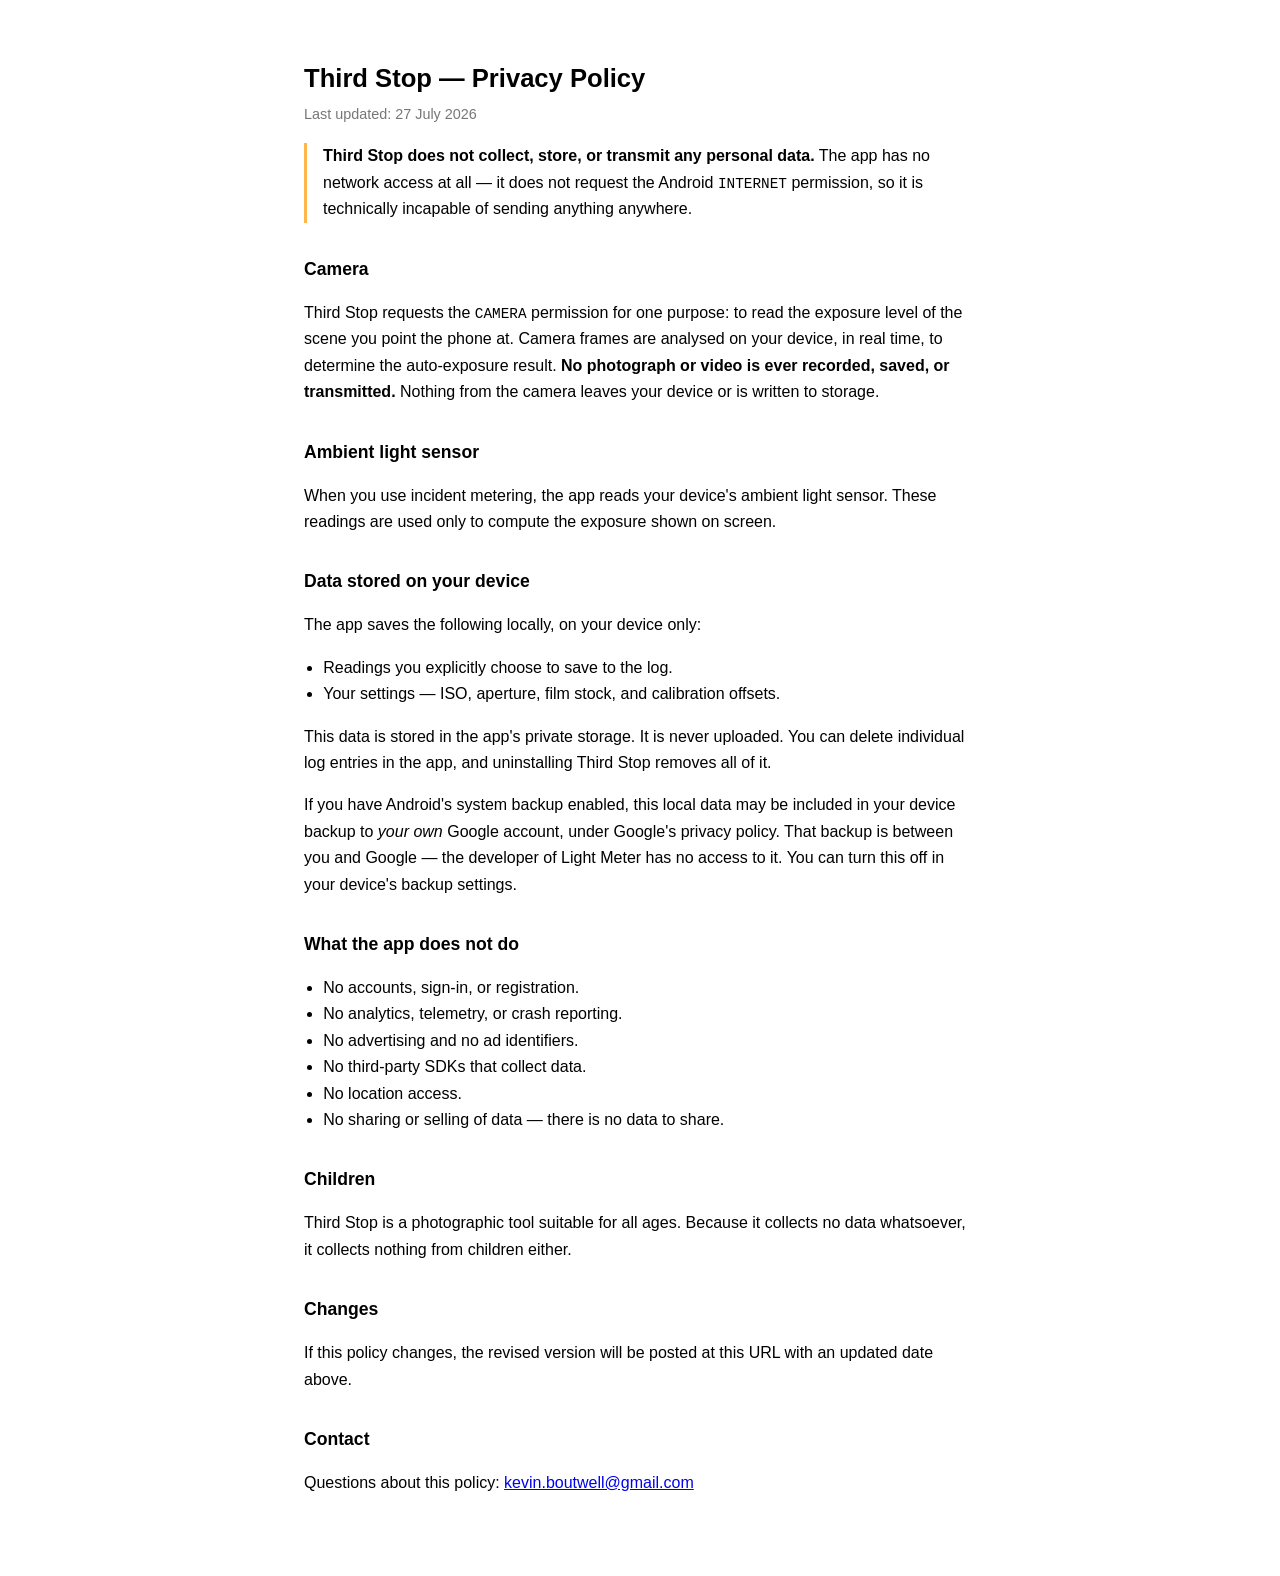
<file: docs/index.html>
<!DOCTYPE html>
<html lang="en">
<head>
<meta charset="utf-8">
<meta name="viewport" content="width=device-width, initial-scale=1">
<title>Third Stop — Privacy Policy</title>
<style>
  :root { color-scheme: light dark; }
  body {
    max-width: 42rem;
    margin: 0 auto;
    padding: 2.5rem 1.25rem 4rem;
    font: 16px/1.65 -apple-system, BlinkMacSystemFont, "Segoe UI", Roboto, Helvetica, Arial, sans-serif;
  }
  h1 { font-size: 1.6rem; margin-bottom: .25rem; }
  h2 { font-size: 1.1rem; margin-top: 2rem; }
  .updated { color: #777; font-size: .9rem; margin-top: 0; }
  ul { padding-left: 1.2rem; }
  code { font-size: .9em; }
  .lede { border-left: 3px solid #FFB74D; padding-left: 1rem; }
</style>
</head>
<body>

<h1>Third Stop — Privacy Policy</h1>
<p class="updated">Last updated: 27 July 2026</p>

<p class="lede"><strong>Third Stop does not collect, store, or transmit any
personal data.</strong> The app has no network access at all — it does not
request the Android <code>INTERNET</code> permission, so it is technically
incapable of sending anything anywhere.</p>

<h2>Camera</h2>
<p>Third Stop requests the <code>CAMERA</code> permission for one purpose: to
read the exposure level of the scene you point the phone at. Camera frames are
analysed on your device, in real time, to determine the auto-exposure result.
<strong>No photograph or video is ever recorded, saved, or transmitted.</strong>
Nothing from the camera leaves your device or is written to storage.</p>

<h2>Ambient light sensor</h2>
<p>When you use incident metering, the app reads your device's ambient light
sensor. These readings are used only to compute the exposure shown on screen.</p>

<h2>Data stored on your device</h2>
<p>The app saves the following locally, on your device only:</p>
<ul>
  <li>Readings you explicitly choose to save to the log.</li>
  <li>Your settings — ISO, aperture, film stock, and calibration offsets.</li>
</ul>
<p>This data is stored in the app's private storage. It is never uploaded. You
can delete individual log entries in the app, and uninstalling Third Stop
removes all of it.</p>
<p>If you have Android's system backup enabled, this local data may be included
in your device backup to <em>your own</em> Google account, under Google's
privacy policy. That backup is between you and Google — the developer of Light
Meter has no access to it. You can turn this off in your device's backup
settings.</p>

<h2>What the app does not do</h2>
<ul>
  <li>No accounts, sign-in, or registration.</li>
  <li>No analytics, telemetry, or crash reporting.</li>
  <li>No advertising and no ad identifiers.</li>
  <li>No third-party SDKs that collect data.</li>
  <li>No location access.</li>
  <li>No sharing or selling of data — there is no data to share.</li>
</ul>

<h2>Children</h2>
<p>Third Stop is a photographic tool suitable for all ages. Because it collects
no data whatsoever, it collects nothing from children either.</p>

<h2>Changes</h2>
<p>If this policy changes, the revised version will be posted at this URL with an
updated date above.</p>

<h2>Contact</h2>
<p>Questions about this policy: <a href="mailto:kevin.boutwell@gmail.com">kevin.boutwell@gmail.com</a></p>

</body>
</html>
</file>
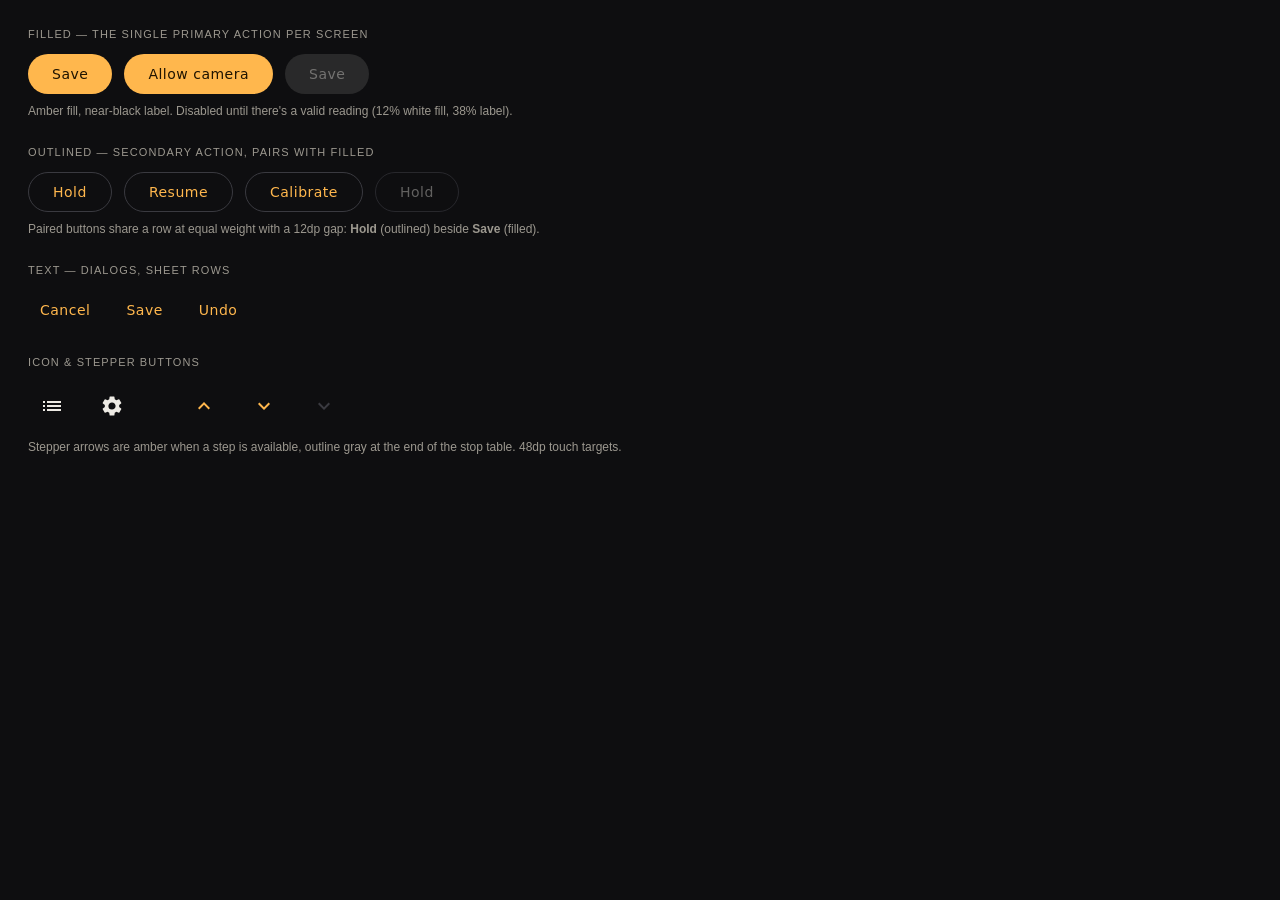
<file: design-system/components/buttons.html>
<!-- @dsCard group="Components" name="Buttons" subtitle="Filled / outlined / text / icon / stepper · enabled & disabled" width="720" height="560" -->
<!DOCTYPE html>
<html lang="en">
<head>
<meta charset="utf-8">
<title>Light Meter · Buttons</title>
<style>
:root{
--bg:#0E0E10;--surface-1:#17171A;--surface-2:#202024;
--amber:#FFB74D;--on-amber:#201400;--text:#EDEAE4;--text-dim:#9C988F;
--outline:#3A3A40;--outline-variant:#2A2A2E;
}
*{box-sizing:border-box;margin:0;padding:0}
body{background:var(--bg);color:var(--text);font-family:Roboto,"Helvetica Neue",Arial,system-ui,sans-serif;font-variant-numeric:tabular-nums;padding:28px;-webkit-font-smoothing:antialiased}
.ds-h{font-size:11px;font-weight:500;letter-spacing:.1em;text-transform:uppercase;color:var(--text-dim);margin:0 0 14px}
.ds-section{margin-bottom:26px}
.row{display:flex;gap:12px;align-items:center;flex-wrap:wrap}
button{font:500 14px/1 Roboto,system-ui,sans-serif;letter-spacing:.5px;border:none;cursor:pointer;font-variant-numeric:tabular-nums}
.btn{height:40px;padding:0 24px;border-radius:999px}
.btn-filled{background:var(--amber);color:var(--on-amber)}
.btn-filled:hover{box-shadow:0 0 0 8px rgba(255,183,77,.08)}
.btn-filled[disabled]{background:rgba(237,234,228,.12);color:rgba(237,234,228,.38);cursor:default}
.btn-outlined{background:transparent;color:var(--amber);border:1px solid var(--outline)}
.btn-outlined:hover{background:rgba(255,183,77,.08)}
.btn-outlined[disabled]{color:rgba(237,234,228,.38);border-color:rgba(58,58,64,.6);cursor:default}
.btn-text{background:transparent;color:var(--amber);height:40px;padding:0 12px;border-radius:999px}
.btn-text:hover{background:rgba(255,183,77,.08)}
.icon-btn{width:48px;height:48px;border-radius:999px;background:transparent;color:var(--text);display:inline-flex;align-items:center;justify-content:center}
.icon-btn:hover{background:rgba(237,234,228,.08)}
.icon-btn.step{color:var(--amber)}
.icon-btn.step[disabled]{color:var(--outline);cursor:default}
.icon-btn svg{width:24px;height:24px;fill:currentColor}
.cap{font-size:12px;color:var(--text-dim);margin-top:8px;line-height:1.5}
</style>
</head>
<body>

<div class="ds-section">
  <h1 class="ds-h">Filled — the single primary action per screen</h1>
  <div class="row">
    <button class="btn btn-filled">Save</button>
    <button class="btn btn-filled">Allow camera</button>
    <button class="btn btn-filled" disabled>Save</button>
  </div>
  <p class="cap">Amber fill, near-black label. Disabled until there's a valid reading (12% white fill, 38% label).</p>
</div>

<div class="ds-section">
  <h1 class="ds-h">Outlined — secondary action, pairs with filled</h1>
  <div class="row">
    <button class="btn btn-outlined">Hold</button>
    <button class="btn btn-outlined">Resume</button>
    <button class="btn btn-outlined">Calibrate</button>
    <button class="btn btn-outlined" disabled>Hold</button>
  </div>
  <p class="cap">Paired buttons share a row at equal weight with a 12dp gap: <b>Hold</b> (outlined) beside <b>Save</b> (filled).</p>
</div>

<div class="ds-section">
  <h1 class="ds-h">Text — dialogs, sheet rows</h1>
  <div class="row">
    <button class="btn-text">Cancel</button>
    <button class="btn-text">Save</button>
    <button class="btn-text">Undo</button>
  </div>
</div>

<div class="ds-section">
  <h1 class="ds-h">Icon &amp; stepper buttons</h1>
  <div class="row">
    <button class="icon-btn" title="Reading log"><svg viewBox="0 0 24 24"><path d="M3 13h2v-2H3v2zm0 4h2v-2H3v2zm0-8h2V7H3v2zm4 4h14v-2H7v2zm0 4h14v-2H7v2zM7 7v2h14V7H7z"/></svg></button>
    <button class="icon-btn" title="Settings"><svg viewBox="0 0 24 24"><path d="M19.14 12.94c.04-.3.06-.61.06-.94s-.02-.64-.07-.94l2.03-1.58a.49.49 0 0 0 .12-.61l-1.92-3.32a.49.49 0 0 0-.59-.22l-2.39.96a7 7 0 0 0-1.62-.94l-.36-2.54a.48.48 0 0 0-.48-.41h-3.84a.48.48 0 0 0-.47.41l-.36 2.54c-.59.24-1.13.57-1.62.94l-2.39-.96a.49.49 0 0 0-.59.22L2.74 8.87c-.12.21-.08.47.12.61l2.03 1.58c-.05.3-.09.63-.09.94s.02.64.07.94l-2.03 1.58a.49.49 0 0 0-.12.61l1.92 3.32c.12.22.37.29.59.22l2.39-.96c.5.38 1.03.7 1.62.94l.36 2.54c.05.24.24.41.48.41h3.84c.24 0 .44-.17.47-.41l.36-2.54c.59-.24 1.13-.56 1.62-.94l2.39.96c.22.08.47 0 .59-.22l1.92-3.32a.49.49 0 0 0-.12-.61l-2.01-1.58zM12 15.6A3.61 3.61 0 0 1 8.4 12c0-1.98 1.62-3.6 3.6-3.6s3.6 1.62 3.6 3.6-1.62 3.6-3.6 3.6z"/></svg></button>
    <span style="width:20px"></span>
    <button class="icon-btn step" title="Step up"><svg viewBox="0 0 24 24"><path d="M7.41 15.41 12 10.83l4.59 4.58L18 14l-6-6-6 6z"/></svg></button>
    <button class="icon-btn step" title="Step down"><svg viewBox="0 0 24 24"><path d="m7.41 8.59 4.59 4.58 4.59-4.58L18 10l-6 6-6-6z"/></svg></button>
    <button class="icon-btn step" disabled title="At end of range"><svg viewBox="0 0 24 24"><path d="m7.41 8.59 4.59 4.58 4.59-4.58L18 10l-6 6-6-6z"/></svg></button>
  </div>
  <p class="cap">Stepper arrows are amber when a step is available, outline gray at the end of the stop table. 48dp touch targets.</p>
</div>

</body>
</html>
</file>
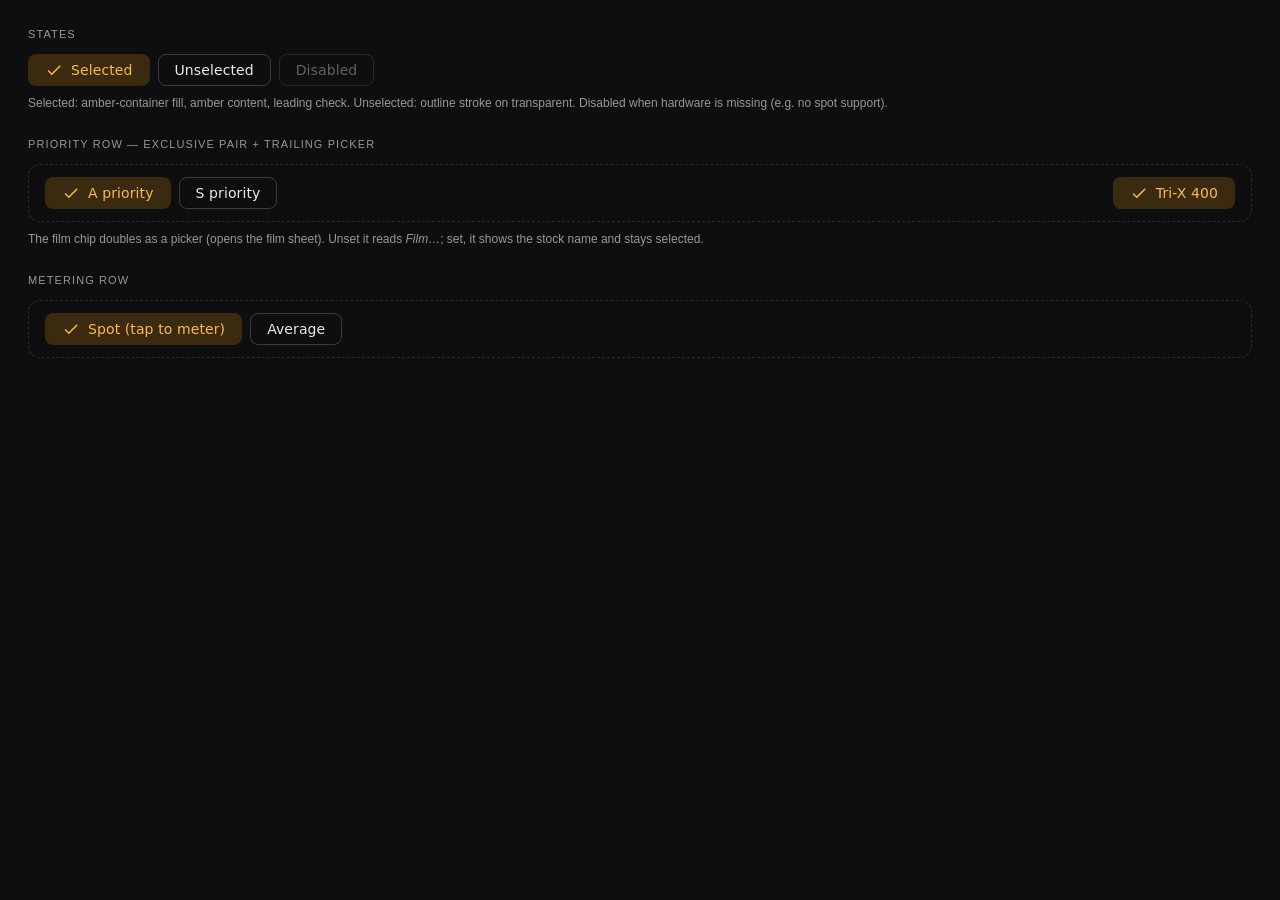
<file: design-system/components/chips.html>
<!-- @dsCard group="Components" name="Filter Chips" subtitle="Mode & priority toggles · selected / unselected / disabled" width="720" height="420" -->
<!DOCTYPE html>
<html lang="en">
<head>
<meta charset="utf-8">
<title>Light Meter · Filter Chips</title>
<style>
:root{
--bg:#0E0E10;--surface-1:#17171A;--surface-2:#202024;
--amber:#FFB74D;--amber-container:#3A2B10;--text:#EDEAE4;--text-dim:#9C988F;
--outline:#3A3A40;--outline-variant:#2A2A2E;
}
*{box-sizing:border-box;margin:0;padding:0}
body{background:var(--bg);color:var(--text);font-family:Roboto,"Helvetica Neue",Arial,system-ui,sans-serif;font-variant-numeric:tabular-nums;padding:28px;-webkit-font-smoothing:antialiased}
.ds-h{font-size:11px;font-weight:500;letter-spacing:.1em;text-transform:uppercase;color:var(--text-dim);margin:0 0 14px}
.ds-section{margin-bottom:26px}
.row{display:flex;gap:8px;align-items:center;flex-wrap:wrap}
.chip{height:32px;padding:0 16px;border-radius:8px;display:inline-flex;align-items:center;gap:8px;font:500 14px/1 Roboto,system-ui,sans-serif;letter-spacing:.1px;cursor:pointer;border:1px solid var(--outline);background:transparent;color:var(--text)}
.chip:hover{background:rgba(237,234,228,.06)}
.chip.selected{background:var(--amber-container);border-color:transparent;color:var(--amber)}
.chip.selected .check{width:18px;height:18px;fill:var(--amber)}
.chip[aria-disabled="true"]{color:rgba(237,234,228,.38);border-color:rgba(58,58,64,.6);cursor:default}
.cap{font-size:12px;color:var(--text-dim);margin-top:8px;line-height:1.5}
.spacer{flex:1}
.demo{border:1px dashed var(--outline-variant);border-radius:12px;padding:12px 16px}
</style>
</head>
<body>

<div class="ds-section">
  <h1 class="ds-h">States</h1>
  <div class="row">
    <span class="chip selected"><svg class="check" viewBox="0 0 24 24"><path d="M9 16.17 4.83 12l-1.42 1.41L9 19 21 7l-1.41-1.41z"/></svg>Selected</span>
    <span class="chip">Unselected</span>
    <span class="chip" aria-disabled="true">Disabled</span>
  </div>
  <p class="cap">Selected: amber-container fill, amber content, leading check. Unselected: outline stroke on transparent. Disabled when hardware is missing (e.g. no spot support).</p>
</div>

<div class="ds-section">
  <h1 class="ds-h">Priority row — exclusive pair + trailing picker</h1>
  <div class="demo row">
    <span class="chip selected"><svg class="check" viewBox="0 0 24 24"><path d="M9 16.17 4.83 12l-1.42 1.41L9 19 21 7l-1.41-1.41z"/></svg>A priority</span>
    <span class="chip">S priority</span>
    <span class="spacer"></span>
    <span class="chip selected"><svg class="check" viewBox="0 0 24 24"><path d="M9 16.17 4.83 12l-1.42 1.41L9 19 21 7l-1.41-1.41z"/></svg>Tri-X 400</span>
  </div>
  <p class="cap">The film chip doubles as a picker (opens the film sheet). Unset it reads <i>Film…</i>; set, it shows the stock name and stays selected.</p>
</div>

<div class="ds-section">
  <h1 class="ds-h">Metering row</h1>
  <div class="demo row">
    <span class="chip selected"><svg class="check" viewBox="0 0 24 24"><path d="M9 16.17 4.83 12l-1.42 1.41L9 19 21 7l-1.41-1.41z"/></svg>Spot (tap to meter)</span>
    <span class="chip">Average</span>
  </div>
</div>

</body>
</html>
</file>
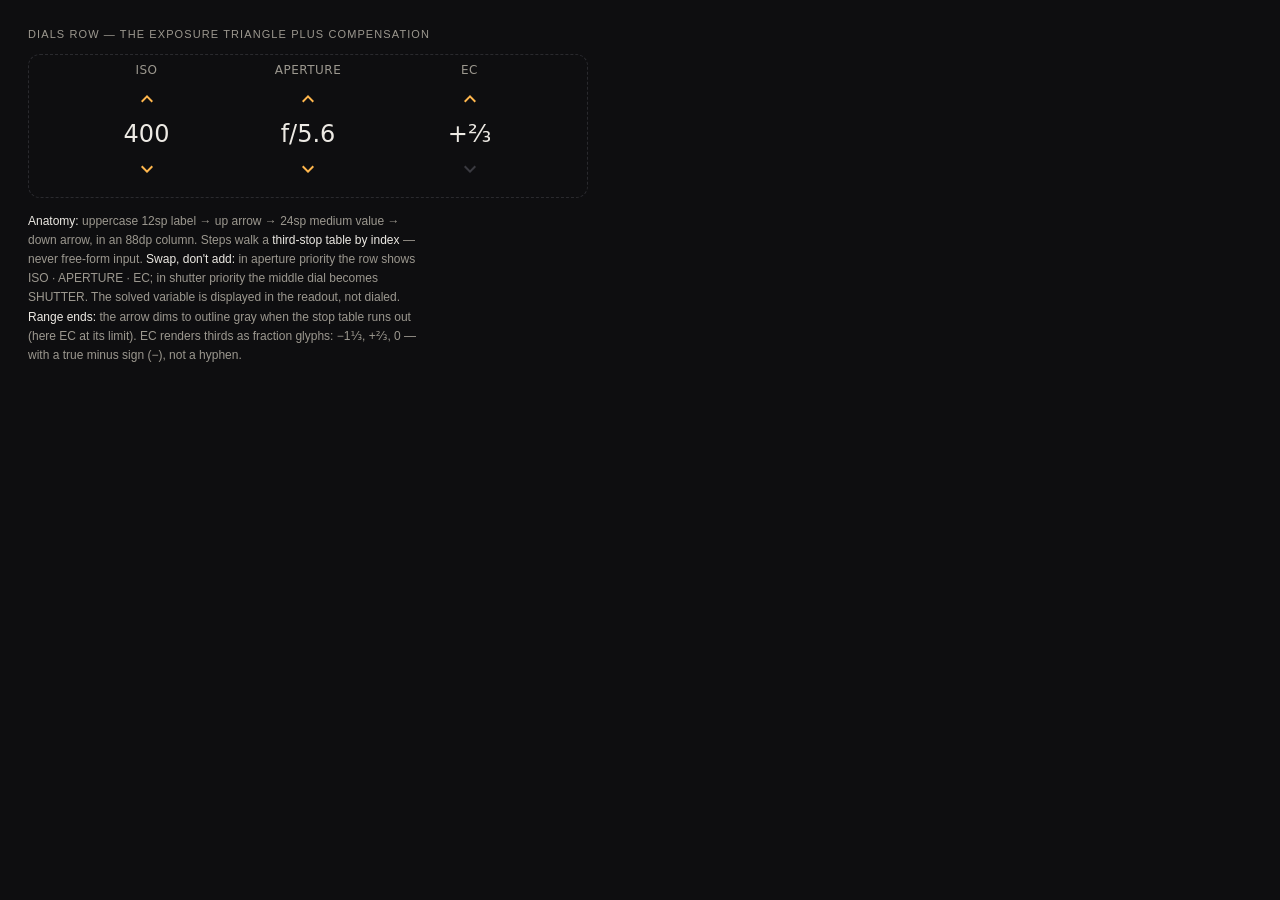
<file: design-system/components/dials.html>
<!-- @dsCard group="Components" name="Stepper Dials" subtitle="ISO / Aperture / Shutter / EC · 88dp columns" width="720" height="440" -->
<!DOCTYPE html>
<html lang="en">
<head>
<meta charset="utf-8">
<title>Light Meter · Stepper Dials</title>
<style>
:root{
--bg:#0E0E10;--surface-1:#17171A;
--amber:#FFB74D;--text:#EDEAE4;--text-dim:#9C988F;--outline:#3A3A40;--outline-variant:#2A2A2E;
}
*{box-sizing:border-box;margin:0;padding:0}
body{background:var(--bg);color:var(--text);font-family:Roboto,"Helvetica Neue",Arial,system-ui,sans-serif;font-variant-numeric:tabular-nums;padding:28px;-webkit-font-smoothing:antialiased}
.ds-h{font-size:11px;font-weight:500;letter-spacing:.1em;text-transform:uppercase;color:var(--text-dim);margin:0 0 14px}
.dials-row{display:flex;justify-content:space-evenly;align-items:flex-start;border:1px dashed var(--outline-variant);border-radius:12px;padding:8px 0;max-width:560px}
.dial{width:88px;display:flex;flex-direction:column;align-items:center}
.dial .label{font:500 12px/1.3 Roboto,system-ui,sans-serif;letter-spacing:.5px;color:var(--text-dim)}
.dial .value{font:500 24px/1.25 Roboto,system-ui,sans-serif;text-align:center;width:100%;white-space:nowrap}
.step{width:48px;height:40px;border:none;background:transparent;color:var(--amber);cursor:pointer;display:flex;align-items:center;justify-content:center;border-radius:999px}
.step:hover{background:rgba(255,183,77,.08)}
.step[disabled]{color:var(--outline);cursor:default}
.step svg{width:24px;height:24px;fill:currentColor}
.cap{font-size:12px;color:var(--text-dim);margin-top:14px;line-height:1.6;max-width:60ch}
.cap b{color:var(--text);font-weight:500}
</style>
</head>
<body>

<h1 class="ds-h">Dials row — the exposure triangle plus compensation</h1>

<div class="dials-row">
  <div class="dial">
    <span class="label">ISO</span>
    <button class="step"><svg viewBox="0 0 24 24"><path d="M7.41 15.41 12 10.83l4.59 4.58L18 14l-6-6-6 6z"/></svg></button>
    <span class="value">400</span>
    <button class="step"><svg viewBox="0 0 24 24"><path d="m7.41 8.59 4.59 4.58 4.59-4.58L18 10l-6 6-6-6z"/></svg></button>
  </div>
  <div class="dial">
    <span class="label">APERTURE</span>
    <button class="step"><svg viewBox="0 0 24 24"><path d="M7.41 15.41 12 10.83l4.59 4.58L18 14l-6-6-6 6z"/></svg></button>
    <span class="value">f/5.6</span>
    <button class="step"><svg viewBox="0 0 24 24"><path d="m7.41 8.59 4.59 4.58 4.59-4.58L18 10l-6 6-6-6z"/></svg></button>
  </div>
  <div class="dial">
    <span class="label">EC</span>
    <button class="step"><svg viewBox="0 0 24 24"><path d="M7.41 15.41 12 10.83l4.59 4.58L18 14l-6-6-6 6z"/></svg></button>
    <span class="value">+⅔</span>
    <button class="step" disabled><svg viewBox="0 0 24 24"><path d="m7.41 8.59 4.59 4.58 4.59-4.58L18 10l-6 6-6-6z"/></svg></button>
  </div>
</div>

<p class="cap">
<b>Anatomy:</b> uppercase 12sp label → up arrow → 24sp medium value → down arrow, in an 88dp column. Steps walk a <b>third-stop table by index</b> — never free-form input.
<b>Swap, don't add:</b> in aperture priority the row shows ISO · APERTURE · EC; in shutter priority the middle dial becomes SHUTTER. The solved variable is displayed in the readout, not dialed.
<b>Range ends:</b> the arrow dims to outline gray when the stop table runs out (here EC at its limit).
EC renders thirds as fraction glyphs: −1⅓, +⅔, 0 — with a true minus sign (−), not a hyphen.
</p>

</body>
</html>
</file>
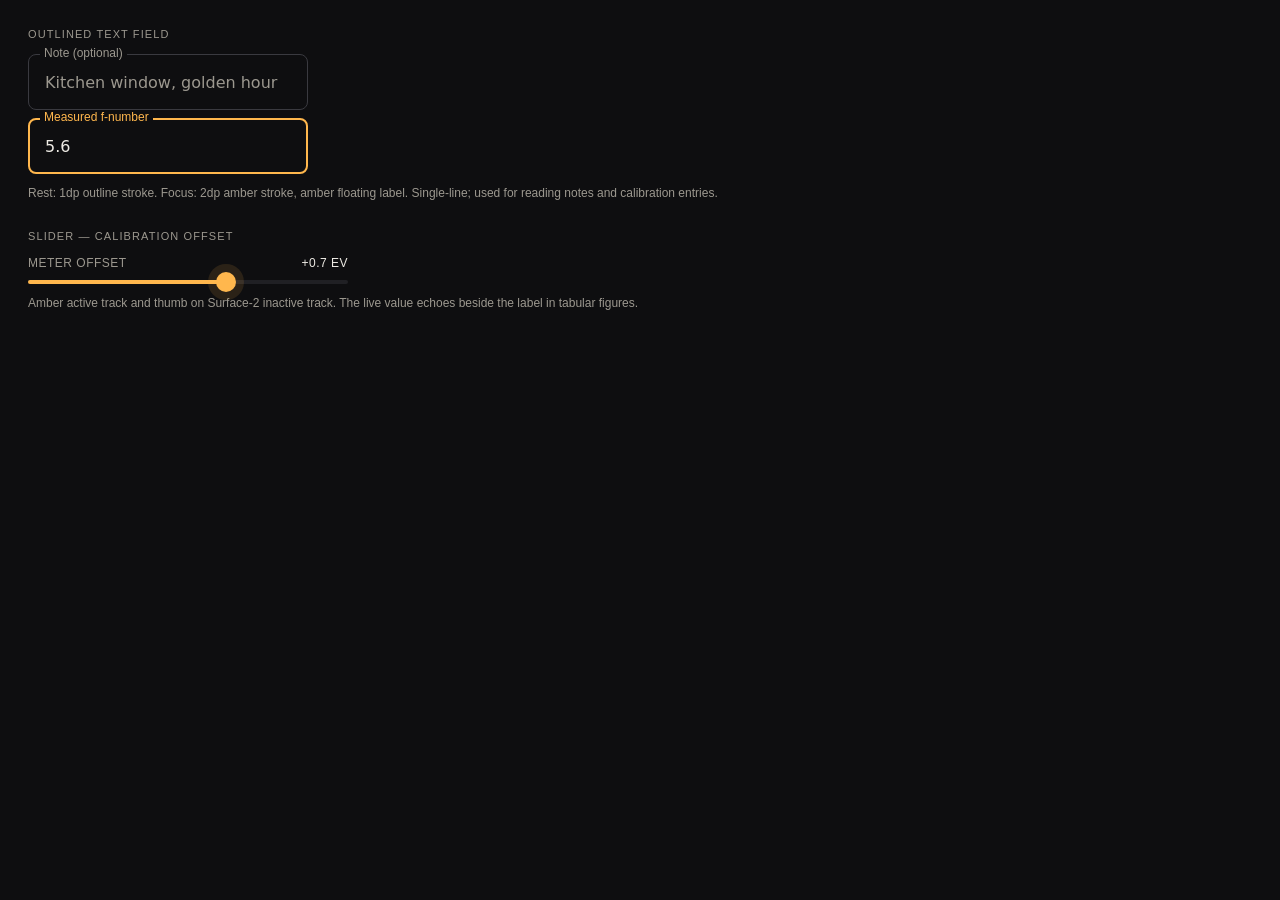
<file: design-system/components/inputs.html>
<!-- @dsCard group="Components" name="Inputs" subtitle="Outlined text field · slider" width="720" height="460" -->
<!DOCTYPE html>
<html lang="en">
<head>
<meta charset="utf-8">
<title>Light Meter · Inputs</title>
<style>
:root{
--bg:#0E0E10;--surface-1:#17171A;--surface-2:#202024;
--amber:#FFB74D;--text:#EDEAE4;--text-dim:#9C988F;--outline:#3A3A40;--outline-variant:#2A2A2E;
}
*{box-sizing:border-box;margin:0;padding:0}
body{background:var(--bg);color:var(--text);font-family:Roboto,"Helvetica Neue",Arial,system-ui,sans-serif;font-variant-numeric:tabular-nums;padding:28px;-webkit-font-smoothing:antialiased}
.ds-h{font-size:11px;font-weight:500;letter-spacing:.1em;text-transform:uppercase;color:var(--text-dim);margin:0 0 14px}
.ds-section{margin-bottom:28px}
.field{position:relative;width:280px;margin-bottom:8px}
.field input{width:100%;height:56px;background:transparent;border:1px solid var(--outline);border-radius:8px;color:var(--text);font:400 16px Roboto,system-ui,sans-serif;padding:0 16px;outline:none}
.field.focus input{border:2px solid var(--amber);padding:0 15px}
.field label{position:absolute;top:-8px;left:12px;background:var(--bg);padding:0 4px;font-size:12px;color:var(--text-dim)}
.field.focus label{color:var(--amber)}
.field.rest input::placeholder{color:var(--text-dim)}
.slider-demo{width:320px}
.slider-label{display:flex;justify-content:space-between;font-size:12px;color:var(--text-dim);margin-bottom:10px;letter-spacing:.5px;font-weight:500}
.slider-label b{color:var(--text);font-weight:500}
.track{position:relative;height:4px;border-radius:2px;background:var(--surface-2)}
.track .fill{position:absolute;left:0;top:0;bottom:0;width:62%;background:var(--amber);border-radius:2px}
.track .thumb{position:absolute;left:62%;top:50%;transform:translate(-50%,-50%);width:20px;height:20px;border-radius:50%;background:var(--amber);box-shadow:0 0 0 8px rgba(255,183,77,.12)}
.cap{font-size:12px;color:var(--text-dim);margin-top:10px;line-height:1.5}
</style>
</head>
<body>

<div class="ds-section">
  <h1 class="ds-h">Outlined text field</h1>
  <div class="field rest">
    <label>Note (optional)</label>
    <input placeholder="Kitchen window, golden hour">
  </div>
  <div class="field focus">
    <label>Measured f-number</label>
    <input value="5.6">
  </div>
  <p class="cap">Rest: 1dp outline stroke. Focus: 2dp amber stroke, amber floating label. Single-line; used for reading notes and calibration entries.</p>
</div>

<div class="ds-section">
  <h1 class="ds-h">Slider — calibration offset</h1>
  <div class="slider-demo">
    <div class="slider-label"><span>METER OFFSET</span><b>+0.7 EV</b></div>
    <div class="track"><div class="fill"></div><div class="thumb"></div></div>
  </div>
  <p class="cap">Amber active track and thumb on Surface-2 inactive track. The live value echoes beside the label in tabular figures.</p>
</div>

</body>
</html>
</file>
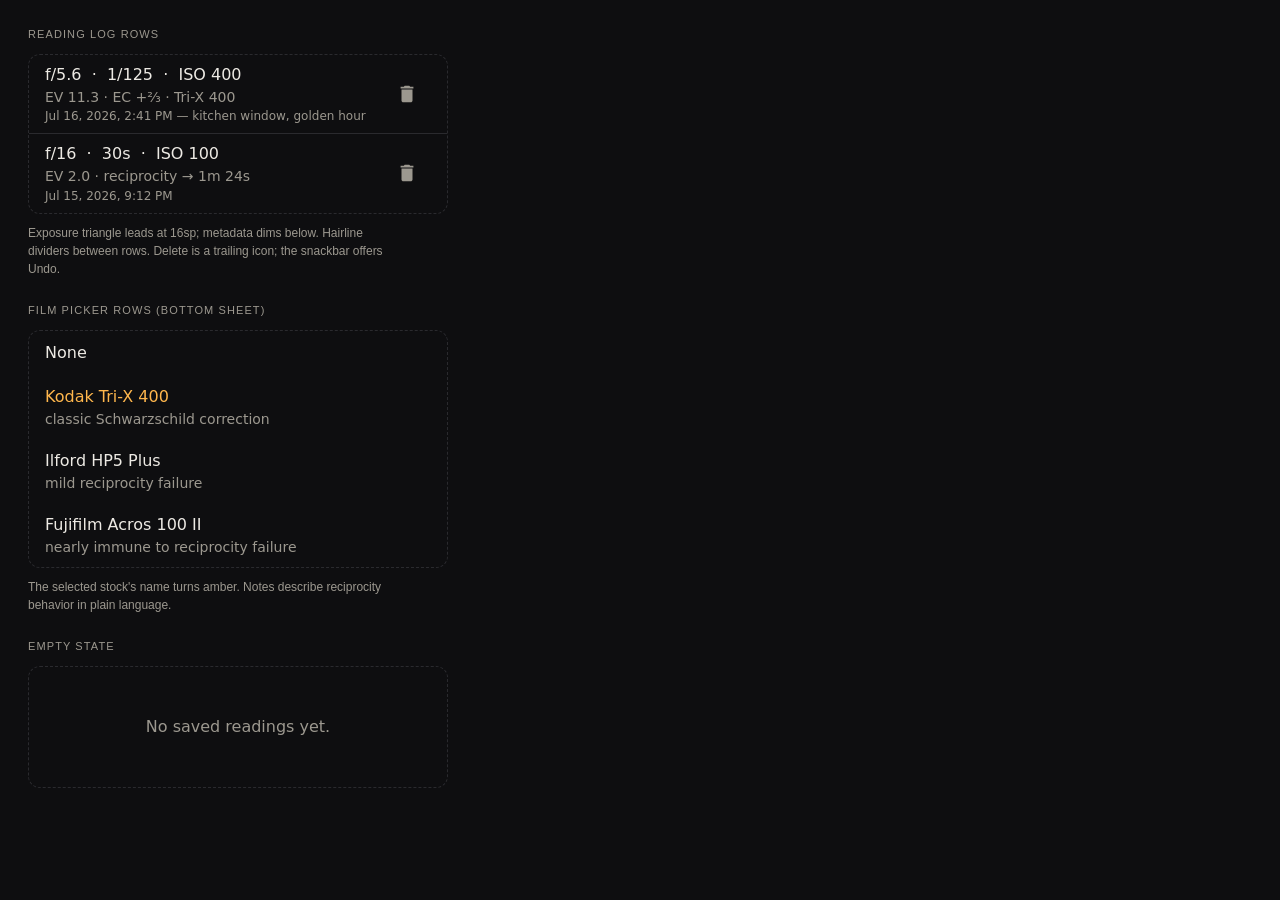
<file: design-system/components/lists.html>
<!-- @dsCard group="Components" name="Lists" subtitle="Reading log rows · film picker rows · empty state" width="720" height="640" -->
<!DOCTYPE html>
<html lang="en">
<head>
<meta charset="utf-8">
<title>Light Meter · Lists</title>
<style>
:root{
--bg:#0E0E10;--surface-1:#17171A;
--amber:#FFB74D;--text:#EDEAE4;--text-dim:#9C988F;--outline-variant:#2A2A2E;
}
*{box-sizing:border-box;margin:0;padding:0}
body{background:var(--bg);color:var(--text);font-family:Roboto,"Helvetica Neue",Arial,system-ui,sans-serif;font-variant-numeric:tabular-nums;padding:28px;-webkit-font-smoothing:antialiased}
.ds-h{font-size:11px;font-weight:500;letter-spacing:.1em;text-transform:uppercase;color:var(--text-dim);margin:0 0 14px}
.ds-section{margin-bottom:26px}
.list{max-width:420px;border:1px dashed var(--outline-variant);border-radius:12px;overflow:hidden}
.rrow{display:flex;align-items:center;padding:8px 16px;gap:8px}
.rrow + .rrow{border-top:1px solid var(--outline-variant)}
.rrow .main{flex:1;min-width:0}
.rrow .line1{font:400 16px/1.5 Roboto,system-ui,sans-serif}
.rrow .line2{font:400 14px/1.45 Roboto,system-ui,sans-serif;color:var(--text-dim)}
.rrow .line3{font:400 12px/1.5 Roboto,system-ui,sans-serif;color:var(--text-dim)}
.icon-btn{width:48px;height:48px;flex:none;border:none;border-radius:999px;background:transparent;color:var(--text-dim);display:inline-flex;align-items:center;justify-content:center;cursor:pointer}
.icon-btn:hover{background:rgba(237,234,228,.08)}
.icon-btn svg{width:22px;height:22px;fill:currentColor}
.frow{display:block;width:100%;text-align:left;padding:10px 16px;background:none;border:none;cursor:pointer}
.frow:hover{background:rgba(237,234,228,.05)}
.frow .name{font:400 16px/1.5 Roboto,system-ui,sans-serif;color:var(--text)}
.frow.selected .name{color:var(--amber)}
.frow .note{font:400 14px/1.45 Roboto,system-ui,sans-serif;color:var(--text-dim)}
.empty{max-width:420px;border:1px dashed var(--outline-variant);border-radius:12px;padding:48px 24px;text-align:center;font:400 16px/1.5 Roboto,system-ui,sans-serif;color:var(--text-dim)}
.cap{font-size:12px;color:var(--text-dim);margin-top:10px;line-height:1.5;max-width:56ch}
</style>
</head>
<body>

<div class="ds-section">
  <h1 class="ds-h">Reading log rows</h1>
  <div class="list">
    <div class="rrow">
      <div class="main">
        <div class="line1">f/5.6&nbsp; ·&nbsp; 1/125&nbsp; ·&nbsp; ISO 400</div>
        <div class="line2">EV 11.3 · EC +⅔ · Tri-X 400</div>
        <div class="line3">Jul 16, 2026, 2:41 PM — kitchen window, golden hour</div>
      </div>
      <button class="icon-btn" title="Delete"><svg viewBox="0 0 24 24"><path d="M6 19c0 1.1.9 2 2 2h8c1.1 0 2-.9 2-2V7H6v12zM19 4h-3.5l-1-1h-5l-1 1H5v2h14V4z"/></svg></button>
    </div>
    <div class="rrow">
      <div class="main">
        <div class="line1">f/16&nbsp; ·&nbsp; 30s&nbsp; ·&nbsp; ISO 100</div>
        <div class="line2">EV 2.0 · reciprocity → 1m 24s</div>
        <div class="line3">Jul 15, 2026, 9:12 PM</div>
      </div>
      <button class="icon-btn" title="Delete"><svg viewBox="0 0 24 24"><path d="M6 19c0 1.1.9 2 2 2h8c1.1 0 2-.9 2-2V7H6v12zM19 4h-3.5l-1-1h-5l-1 1H5v2h14V4z"/></svg></button>
    </div>
  </div>
  <p class="cap">Exposure triangle leads at 16sp; metadata dims below. Hairline dividers between rows. Delete is a trailing icon; the snackbar offers Undo.</p>
</div>

<div class="ds-section">
  <h1 class="ds-h">Film picker rows (bottom sheet)</h1>
  <div class="list">
    <button class="frow"><span class="name">None</span></button>
    <button class="frow selected"><span class="name">Kodak Tri-X 400</span><br><span class="note">classic Schwarzschild correction</span></button>
    <button class="frow"><span class="name">Ilford HP5 Plus</span><br><span class="note">mild reciprocity failure</span></button>
    <button class="frow"><span class="name">Fujifilm Acros 100 II</span><br><span class="note">nearly immune to reciprocity failure</span></button>
  </div>
  <p class="cap">The selected stock's name turns amber. Notes describe reciprocity behavior in plain language.</p>
</div>

<div class="ds-section">
  <h1 class="ds-h">Empty state</h1>
  <div class="empty">No saved readings yet.</div>
</div>

</body>
</html>
</file>
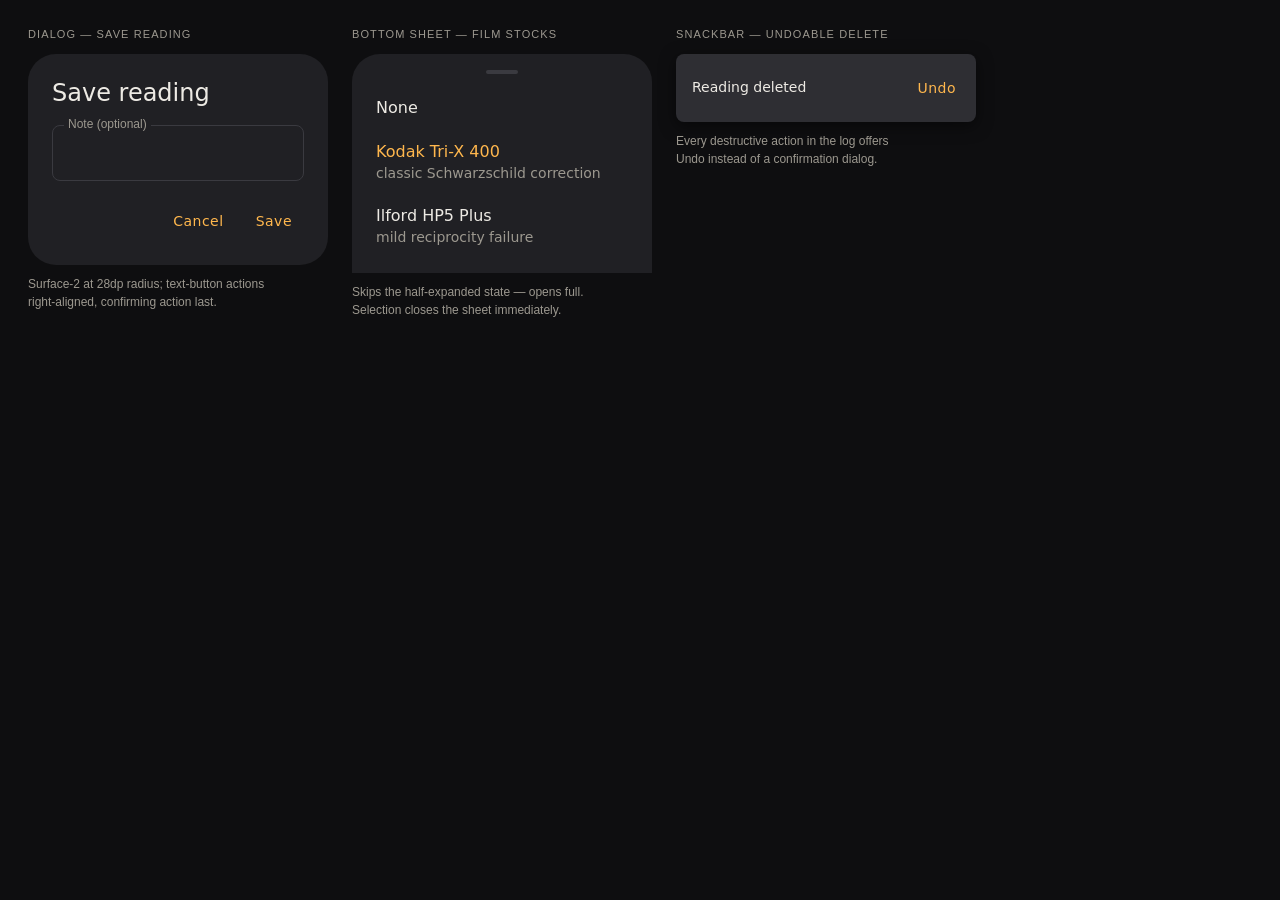
<file: design-system/components/overlays.html>
<!-- @dsCard group="Components" name="Overlays" subtitle="Dialog · bottom sheet · snackbar" width="760" height="620" -->
<!DOCTYPE html>
<html lang="en">
<head>
<meta charset="utf-8">
<title>Light Meter · Overlays</title>
<style>
:root{
--bg:#0E0E10;--surface-1:#17171A;--surface-2:#202024;
--amber:#FFB74D;--on-amber:#201400;--text:#EDEAE4;--text-dim:#9C988F;--outline:#3A3A40;--outline-variant:#2A2A2E;
}
*{box-sizing:border-box;margin:0;padding:0}
body{background:var(--bg);color:var(--text);font-family:Roboto,"Helvetica Neue",Arial,system-ui,sans-serif;font-variant-numeric:tabular-nums;padding:28px;-webkit-font-smoothing:antialiased}
.ds-h{font-size:11px;font-weight:500;letter-spacing:.1em;text-transform:uppercase;color:var(--text-dim);margin:0 0 14px}
.cols{display:flex;gap:24px;flex-wrap:wrap;align-items:flex-start}
.dialog{width:300px;background:var(--surface-2);border-radius:28px;padding:24px}
.dialog h2{font:400 24px/1.3 Roboto,system-ui,sans-serif;margin-bottom:16px}
.field{position:relative;margin-bottom:20px}
.field input{width:100%;height:56px;background:transparent;border:1px solid var(--outline);border-radius:8px;color:var(--text);font:400 16px Roboto,system-ui,sans-serif;padding:0 16px;outline:none}
.field label{position:absolute;top:-8px;left:12px;background:var(--surface-2);padding:0 4px;font-size:12px;color:var(--text-dim)}
.actions{display:flex;justify-content:flex-end;gap:8px}
.btn-text{background:transparent;border:none;color:var(--amber);font:500 14px/1 Roboto,system-ui,sans-serif;letter-spacing:.5px;height:40px;padding:0 12px;border-radius:999px;cursor:pointer}
.btn-text:hover{background:rgba(255,183,77,.08)}
.sheet{width:300px;background:var(--surface-2);border-radius:28px 28px 0 0;padding:8px 0 16px}
.sheet .handle{width:32px;height:4px;border-radius:2px;background:var(--outline);margin:8px auto 12px}
.sheet .srow{padding:10px 24px;cursor:pointer}
.sheet .srow:hover{background:rgba(237,234,228,.05)}
.sheet .srow b{display:block;font:400 16px/1.5 Roboto,system-ui,sans-serif;font-weight:400}
.sheet .srow.selected b{color:var(--amber)}
.sheet .srow small{font:400 14px/1.4 Roboto,system-ui,sans-serif;color:var(--text-dim)}
.snackbar{width:300px;background:#2E2E33;border-radius:8px;padding:14px 8px 14px 16px;display:flex;align-items:center;gap:8px;box-shadow:0 4px 16px rgba(0,0,0,.5)}
.snackbar span{flex:1;font:400 14px/1.4 Roboto,system-ui,sans-serif}
.cap{font-size:12px;color:var(--text-dim);margin-top:10px;line-height:1.5;max-width:36ch}
.col{display:flex;flex-direction:column}
</style>
</head>
<body>

<div class="cols">

  <div class="col">
    <h1 class="ds-h">Dialog — save reading</h1>
    <div class="dialog">
      <h2>Save reading</h2>
      <div class="field">
        <label>Note (optional)</label>
        <input placeholder="">
      </div>
      <div class="actions">
        <button class="btn-text">Cancel</button>
        <button class="btn-text">Save</button>
      </div>
    </div>
    <p class="cap">Surface-2 at 28dp radius; text-button actions right-aligned, confirming action last.</p>
  </div>

  <div class="col">
    <h1 class="ds-h">Bottom sheet — film stocks</h1>
    <div class="sheet">
      <div class="handle"></div>
      <div class="srow"><b>None</b></div>
      <div class="srow selected"><b>Kodak Tri-X 400</b><small>classic Schwarzschild correction</small></div>
      <div class="srow"><b>Ilford HP5 Plus</b><small>mild reciprocity failure</small></div>
    </div>
    <p class="cap">Skips the half-expanded state — opens full. Selection closes the sheet immediately.</p>
  </div>

  <div class="col">
    <h1 class="ds-h">Snackbar — undoable delete</h1>
    <div class="snackbar">
      <span>Reading deleted</span>
      <button class="btn-text">Undo</button>
    </div>
    <p class="cap">Every destructive action in the log offers Undo instead of a confirmation dialog.</p>
  </div>

</div>

</body>
</html>
</file>
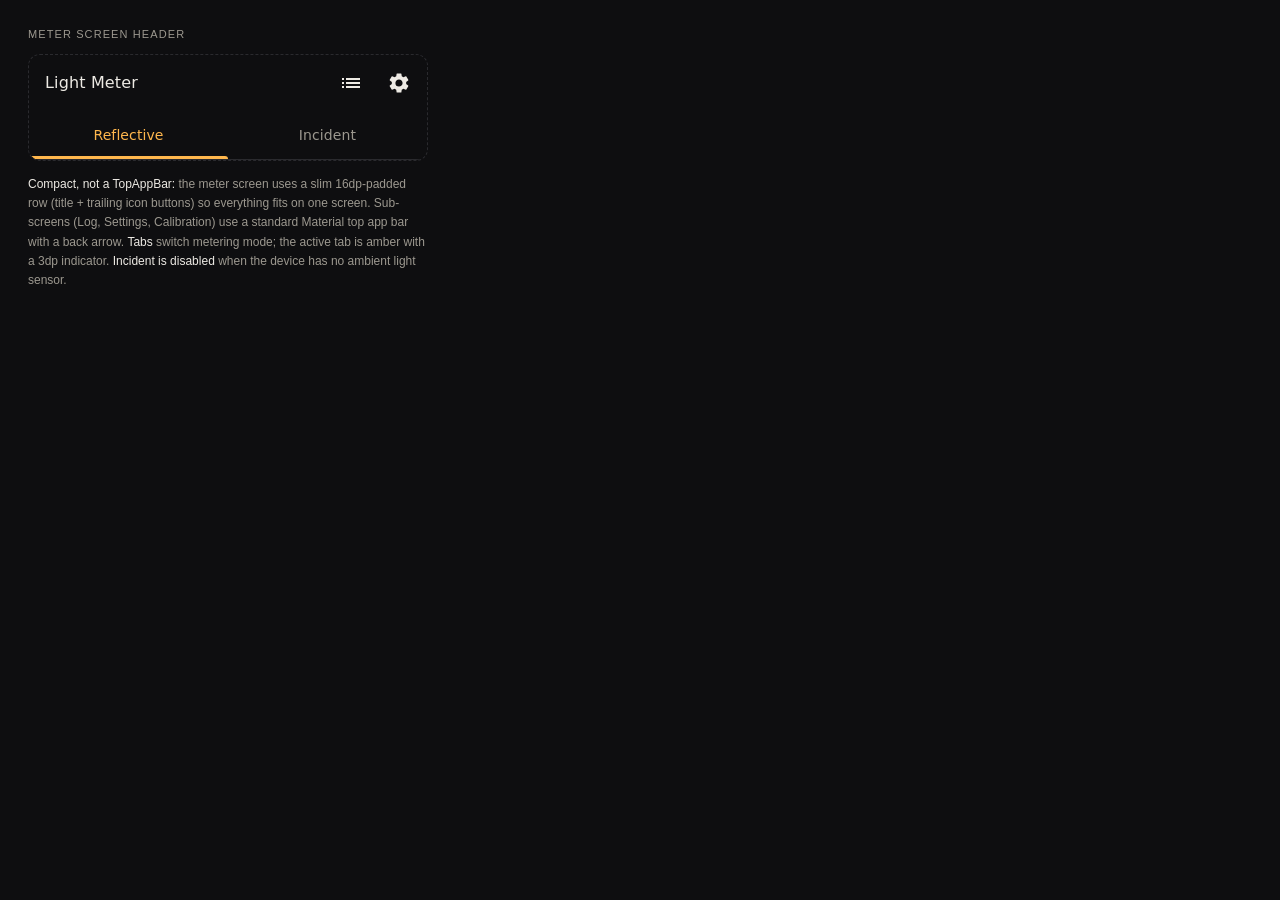
<file: design-system/components/tabs.html>
<!-- @dsCard group="Components" name="App Bar & Tabs" subtitle="Compact header · Reflective / Incident mode tabs" width="720" height="380" -->
<!DOCTYPE html>
<html lang="en">
<head>
<meta charset="utf-8">
<title>Light Meter · App Bar &amp; Tabs</title>
<style>
:root{
--bg:#0E0E10;--surface-1:#17171A;
--amber:#FFB74D;--text:#EDEAE4;--text-dim:#9C988F;--outline:#3A3A40;--outline-variant:#2A2A2E;
}
*{box-sizing:border-box;margin:0;padding:0}
body{background:var(--bg);color:var(--text);font-family:Roboto,"Helvetica Neue",Arial,system-ui,sans-serif;font-variant-numeric:tabular-nums;padding:28px;-webkit-font-smoothing:antialiased}
.ds-h{font-size:11px;font-weight:500;letter-spacing:.1em;text-transform:uppercase;color:var(--text-dim);margin:0 0 14px}
.phone{max-width:400px;border:1px dashed var(--outline-variant);border-radius:12px;overflow:hidden}
.appbar{display:flex;align-items:center;padding:4px 4px 4px 16px}
.appbar .title{font:500 16px/1.4 Roboto,system-ui,sans-serif;letter-spacing:.15px}
.appbar .spacer{flex:1}
.icon-btn{width:48px;height:48px;border:none;border-radius:999px;background:transparent;color:var(--text);display:inline-flex;align-items:center;justify-content:center;cursor:pointer}
.icon-btn:hover{background:rgba(237,234,228,.08)}
.icon-btn svg{width:24px;height:24px;fill:currentColor}
.tabs{display:flex;border-bottom:1px solid var(--outline-variant)}
.tab{flex:1;height:48px;display:flex;align-items:center;justify-content:center;font:500 14px/1 Roboto,system-ui,sans-serif;letter-spacing:.1px;color:var(--text-dim);position:relative;cursor:pointer;background:none;border:none}
.tab.active{color:var(--amber)}
.tab.active::after{content:"";position:absolute;left:0;right:0;bottom:0;height:3px;background:var(--amber);border-radius:3px 3px 0 0}
.tab[disabled]{color:rgba(237,234,228,.38);cursor:default}
.cap{font-size:12px;color:var(--text-dim);margin-top:14px;line-height:1.6;max-width:60ch}
.cap b{color:var(--text);font-weight:500}
</style>
</head>
<body>

<h1 class="ds-h">Meter screen header</h1>

<div class="phone">
  <div class="appbar">
    <span class="title">Light Meter</span>
    <span class="spacer"></span>
    <button class="icon-btn" title="Reading log"><svg viewBox="0 0 24 24"><path d="M3 13h2v-2H3v2zm0 4h2v-2H3v2zm0-8h2V7H3v2zm4 4h14v-2H7v2zm0 4h14v-2H7v2zM7 7v2h14V7H7z"/></svg></button>
    <button class="icon-btn" title="Settings"><svg viewBox="0 0 24 24"><path d="M19.14 12.94c.04-.3.06-.61.06-.94s-.02-.64-.07-.94l2.03-1.58a.49.49 0 0 0 .12-.61l-1.92-3.32a.49.49 0 0 0-.59-.22l-2.39.96a7 7 0 0 0-1.62-.94l-.36-2.54a.48.48 0 0 0-.48-.41h-3.84a.48.48 0 0 0-.47.41l-.36 2.54c-.59.24-1.13.57-1.62.94l-2.39-.96a.49.49 0 0 0-.59.22L2.74 8.87c-.12.21-.08.47.12.61l2.03 1.58c-.05.3-.09.63-.09.94s.02.64.07.94l-2.03 1.58a.49.49 0 0 0-.12.61l1.92 3.32c.12.22.37.29.59.22l2.39-.96c.5.38 1.03.7 1.62.94l.36 2.54c.05.24.24.41.48.41h3.84c.24 0 .44-.17.47-.41l.36-2.54c.59-.24 1.13-.56 1.62-.94l2.39.96c.22.08.47 0 .59-.22l1.92-3.32a.49.49 0 0 0-.12-.61l-2.01-1.58zM12 15.6A3.61 3.61 0 0 1 8.4 12c0-1.98 1.62-3.6 3.6-3.6s3.6 1.62 3.6 3.6-1.62 3.6-3.6 3.6z"/></svg></button>
  </div>
  <div class="tabs">
    <button class="tab active">Reflective</button>
    <button class="tab">Incident</button>
  </div>
</div>

<p class="cap">
<b>Compact, not a TopAppBar:</b> the meter screen uses a slim 16dp-padded row (title + trailing icon buttons) so everything fits on one screen. Sub-screens (Log, Settings, Calibration) use a standard Material top app bar with a back arrow.
<b>Tabs</b> switch metering mode; the active tab is amber with a 3dp indicator. <b>Incident is disabled</b> when the device has no ambient light sensor.
</p>

</body>
</html>
</file>
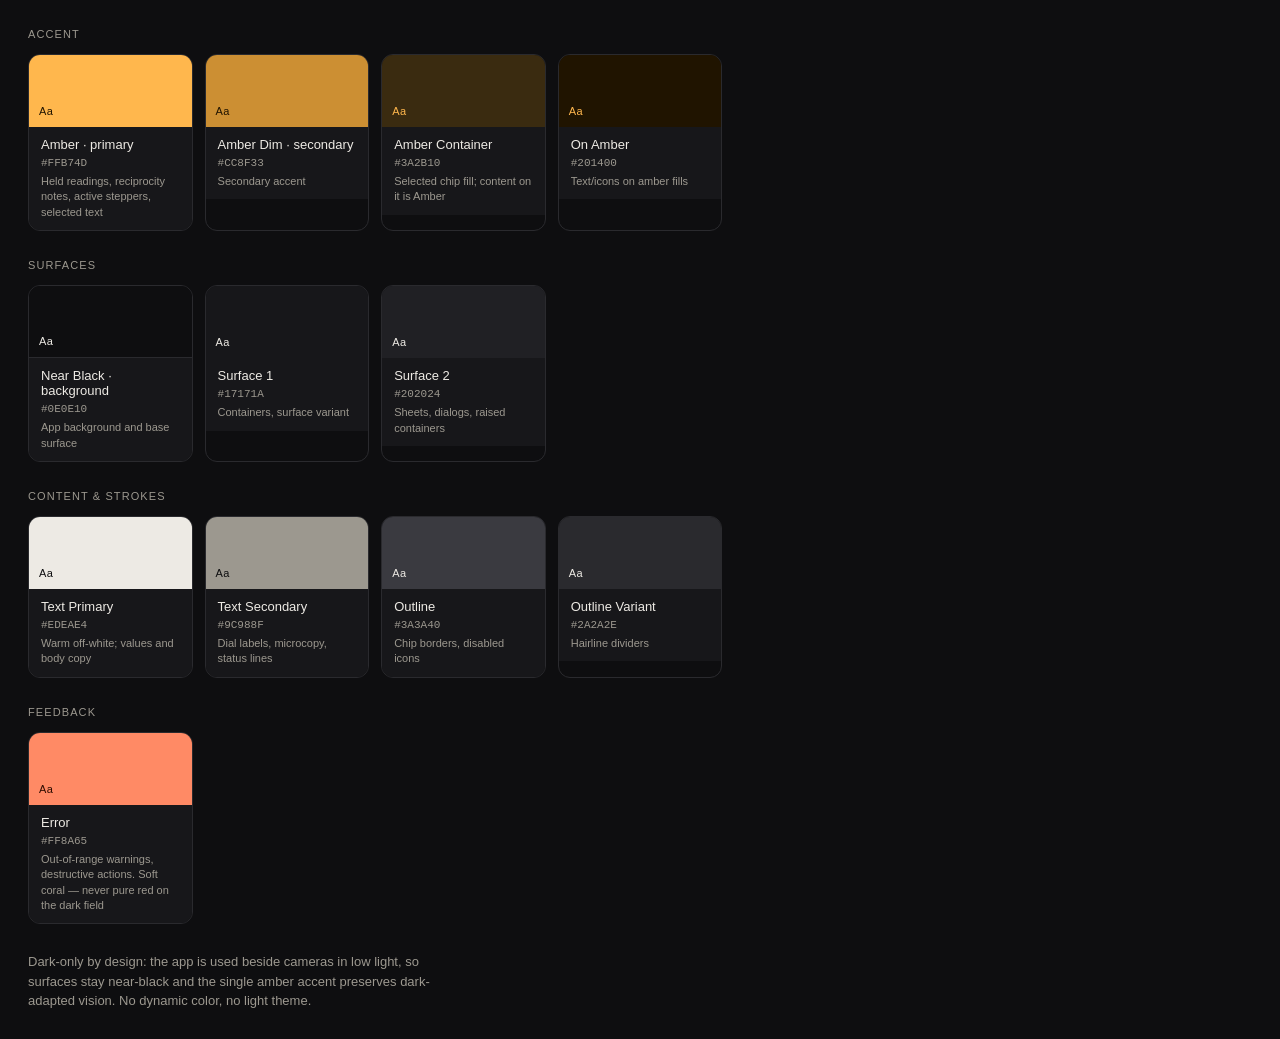
<file: design-system/foundations/colors.html>
<!-- @dsCard group="Foundations" name="Colors" subtitle="Dark-only palette · single amber accent" width="760" height="720" -->
<!DOCTYPE html>
<html lang="en">
<head>
<meta charset="utf-8">
<title>Light Meter · Colors</title>
<style>
:root{
--bg:#0E0E10;--surface-1:#17171A;--surface-2:#202024;
--amber:#FFB74D;--amber-dim:#CC8F33;--on-amber:#201400;--amber-container:#3A2B10;
--text:#EDEAE4;--text-dim:#9C988F;
--outline:#3A3A40;--outline-variant:#2A2A2E;
--error:#FF8A65;--on-error:#2D0C00;
}
*{box-sizing:border-box;margin:0;padding:0}
body{background:var(--bg);color:var(--text);font-family:Roboto,"Helvetica Neue",Arial,system-ui,sans-serif;font-variant-numeric:tabular-nums;padding:28px;-webkit-font-smoothing:antialiased}
.ds-h{font-size:11px;font-weight:500;letter-spacing:.1em;text-transform:uppercase;color:var(--text-dim);margin:0 0 14px}
.ds-section{margin-bottom:28px}
.grid{display:grid;grid-template-columns:repeat(auto-fill,minmax(160px,1fr));gap:12px}
.swatch{border-radius:12px;overflow:hidden;border:1px solid var(--outline-variant)}
.swatch .chip{height:72px;display:flex;align-items:flex-end;padding:10px}
.swatch .chip span{font-size:11px;font-weight:500;letter-spacing:.04em}
.swatch .meta{background:var(--surface-1);padding:10px 12px}
.swatch .meta b{display:block;font-size:13px;font-weight:500}
.swatch .meta code{font-size:11px;color:var(--text-dim);font-family:ui-monospace,Menlo,Consolas,monospace}
.swatch .meta small{display:block;font-size:11px;color:var(--text-dim);margin-top:4px;line-height:1.4}
.note{font-size:13px;color:var(--text-dim);line-height:1.5;max-width:60ch}
</style>
</head>
<body>

<div class="ds-section">
  <h1 class="ds-h">Accent</h1>
  <div class="grid">
    <div class="swatch"><div class="chip" style="background:#FFB74D"><span style="color:#201400">Aa</span></div>
      <div class="meta"><b>Amber · primary</b><code>#FFB74D</code><small>Held readings, reciprocity notes, active steppers, selected text</small></div></div>
    <div class="swatch"><div class="chip" style="background:#CC8F33"><span style="color:#201400">Aa</span></div>
      <div class="meta"><b>Amber Dim · secondary</b><code>#CC8F33</code><small>Secondary accent</small></div></div>
    <div class="swatch"><div class="chip" style="background:#3A2B10"><span style="color:#FFB74D">Aa</span></div>
      <div class="meta"><b>Amber Container</b><code>#3A2B10</code><small>Selected chip fill; content on it is Amber</small></div></div>
    <div class="swatch"><div class="chip" style="background:#201400"><span style="color:#FFB74D">Aa</span></div>
      <div class="meta"><b>On Amber</b><code>#201400</code><small>Text/icons on amber fills</small></div></div>
  </div>
</div>

<div class="ds-section">
  <h1 class="ds-h">Surfaces</h1>
  <div class="grid">
    <div class="swatch"><div class="chip" style="background:#0E0E10;border-bottom:1px solid #2A2A2E"><span style="color:#EDEAE4">Aa</span></div>
      <div class="meta"><b>Near Black · background</b><code>#0E0E10</code><small>App background and base surface</small></div></div>
    <div class="swatch"><div class="chip" style="background:#17171A"><span style="color:#EDEAE4">Aa</span></div>
      <div class="meta"><b>Surface 1</b><code>#17171A</code><small>Containers, surface variant</small></div></div>
    <div class="swatch"><div class="chip" style="background:#202024"><span style="color:#EDEAE4">Aa</span></div>
      <div class="meta"><b>Surface 2</b><code>#202024</code><small>Sheets, dialogs, raised containers</small></div></div>
  </div>
</div>

<div class="ds-section">
  <h1 class="ds-h">Content &amp; strokes</h1>
  <div class="grid">
    <div class="swatch"><div class="chip" style="background:#EDEAE4"><span style="color:#0E0E10">Aa</span></div>
      <div class="meta"><b>Text Primary</b><code>#EDEAE4</code><small>Warm off-white; values and body copy</small></div></div>
    <div class="swatch"><div class="chip" style="background:#9C988F"><span style="color:#0E0E10">Aa</span></div>
      <div class="meta"><b>Text Secondary</b><code>#9C988F</code><small>Dial labels, microcopy, status lines</small></div></div>
    <div class="swatch"><div class="chip" style="background:#3A3A40"><span style="color:#EDEAE4">Aa</span></div>
      <div class="meta"><b>Outline</b><code>#3A3A40</code><small>Chip borders, disabled icons</small></div></div>
    <div class="swatch"><div class="chip" style="background:#2A2A2E"><span style="color:#EDEAE4">Aa</span></div>
      <div class="meta"><b>Outline Variant</b><code>#2A2A2E</code><small>Hairline dividers</small></div></div>
  </div>
</div>

<div class="ds-section">
  <h1 class="ds-h">Feedback</h1>
  <div class="grid">
    <div class="swatch"><div class="chip" style="background:#FF8A65"><span style="color:#2D0C00">Aa</span></div>
      <div class="meta"><b>Error</b><code>#FF8A65</code><small>Out-of-range warnings, destructive actions. Soft coral — never pure red on the dark field</small></div></div>
  </div>
</div>

<p class="note">Dark-only by design: the app is used beside cameras in low light, so surfaces stay near-black and the single amber accent preserves dark-adapted vision. No dynamic color, no light theme.</p>

</body>
</html>
</file>
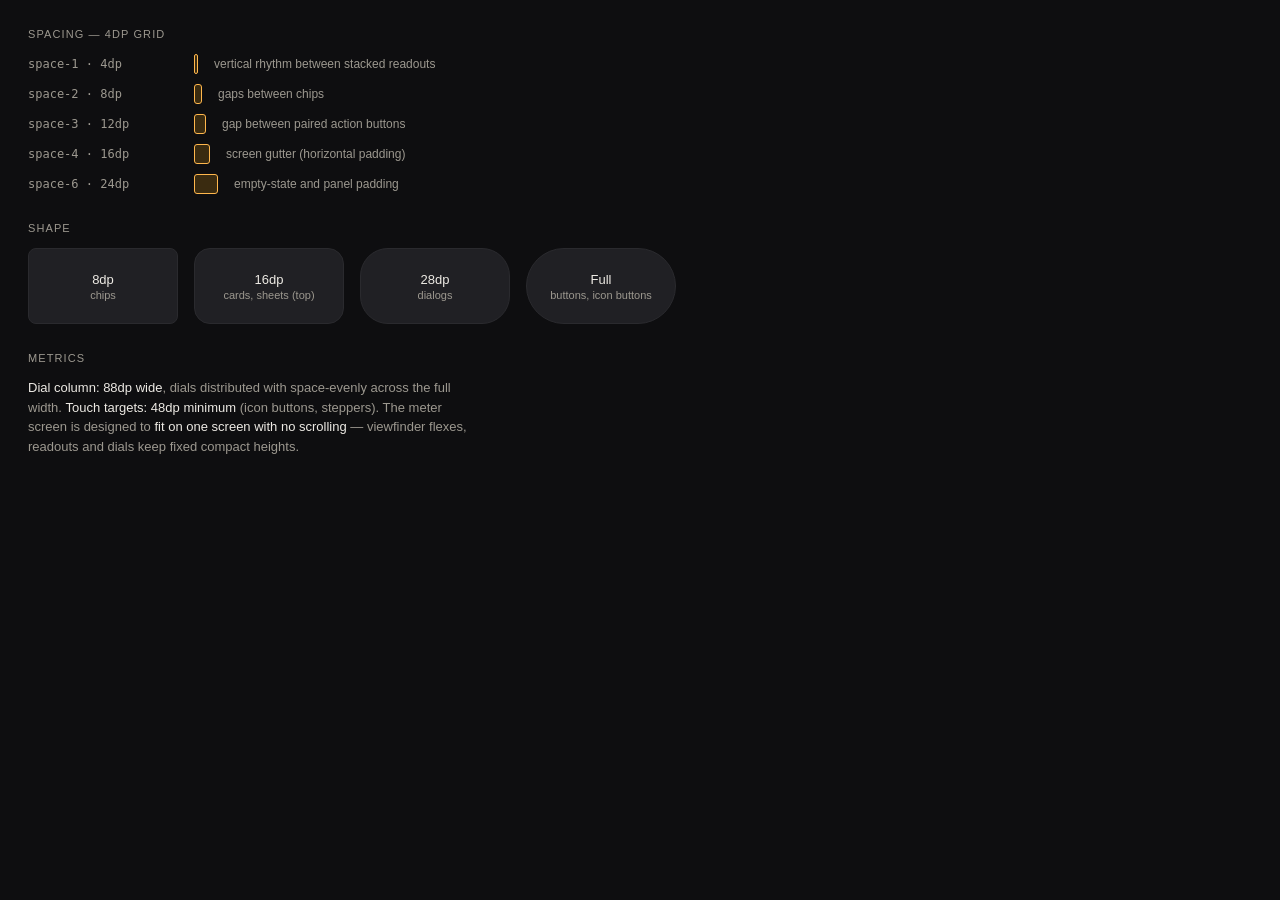
<file: design-system/foundations/spacing.html>
<!-- @dsCard group="Foundations" name="Spacing & Shape" subtitle="4dp grid · gutters · radii · touch targets" width="760" height="620" -->
<!DOCTYPE html>
<html lang="en">
<head>
<meta charset="utf-8">
<title>Light Meter · Spacing &amp; Shape</title>
<style>
:root{
--bg:#0E0E10;--surface-1:#17171A;--surface-2:#202024;
--amber:#FFB74D;--amber-container:#3A2B10;--text:#EDEAE4;--text-dim:#9C988F;
--outline:#3A3A40;--outline-variant:#2A2A2E;
}
*{box-sizing:border-box;margin:0;padding:0}
body{background:var(--bg);color:var(--text);font-family:Roboto,"Helvetica Neue",Arial,system-ui,sans-serif;font-variant-numeric:tabular-nums;padding:28px;-webkit-font-smoothing:antialiased}
.ds-h{font-size:11px;font-weight:500;letter-spacing:.1em;text-transform:uppercase;color:var(--text-dim);margin:0 0 14px}
.ds-section{margin-bottom:28px}
.srow{display:flex;align-items:center;gap:16px;margin-bottom:10px}
.srow code{width:150px;flex:none;font-size:12px;color:var(--text-dim);font-family:ui-monospace,Menlo,Consolas,monospace}
.bar{height:20px;background:var(--amber-container);border:1px solid var(--amber);border-radius:3px}
.srow small{font-size:12px;color:var(--text-dim)}
.shapes{display:flex;gap:16px;flex-wrap:wrap}
.shape{background:var(--surface-2);border:1px solid var(--outline-variant);width:150px;height:76px;display:flex;align-items:center;justify-content:center;flex-direction:column;gap:2px}
.shape b{font-size:13px;font-weight:500}
.shape small{font-size:11px;color:var(--text-dim)}
.note{font-size:13px;color:var(--text-dim);line-height:1.5;max-width:62ch}
.note b{color:var(--text);font-weight:500}
</style>
</head>
<body>

<div class="ds-section">
  <h1 class="ds-h">Spacing — 4dp grid</h1>
  <div class="srow"><code>space-1 · 4dp</code><div class="bar" style="width:4px"></div><small>vertical rhythm between stacked readouts</small></div>
  <div class="srow"><code>space-2 · 8dp</code><div class="bar" style="width:8px"></div><small>gaps between chips</small></div>
  <div class="srow"><code>space-3 · 12dp</code><div class="bar" style="width:12px"></div><small>gap between paired action buttons</small></div>
  <div class="srow"><code>space-4 · 16dp</code><div class="bar" style="width:16px"></div><small>screen gutter (horizontal padding)</small></div>
  <div class="srow"><code>space-6 · 24dp</code><div class="bar" style="width:24px"></div><small>empty-state and panel padding</small></div>
</div>

<div class="ds-section">
  <h1 class="ds-h">Shape</h1>
  <div class="shapes">
    <div class="shape" style="border-radius:8px"><b>8dp</b><small>chips</small></div>
    <div class="shape" style="border-radius:16px"><b>16dp</b><small>cards, sheets (top)</small></div>
    <div class="shape" style="border-radius:28px"><b>28dp</b><small>dialogs</small></div>
    <div class="shape" style="border-radius:999px"><b>Full</b><small>buttons, icon buttons</small></div>
  </div>
</div>

<div class="ds-section">
  <h1 class="ds-h">Metrics</h1>
  <p class="note"><b>Dial column: 88dp wide</b>, dials distributed with space-evenly across the full width. <b>Touch targets: 48dp minimum</b> (icon buttons, steppers). The meter screen is designed to <b>fit on one screen with no scrolling</b> — viewfinder flexes, readouts and dials keep fixed compact heights.</p>
</div>

</body>
</html>
</file>
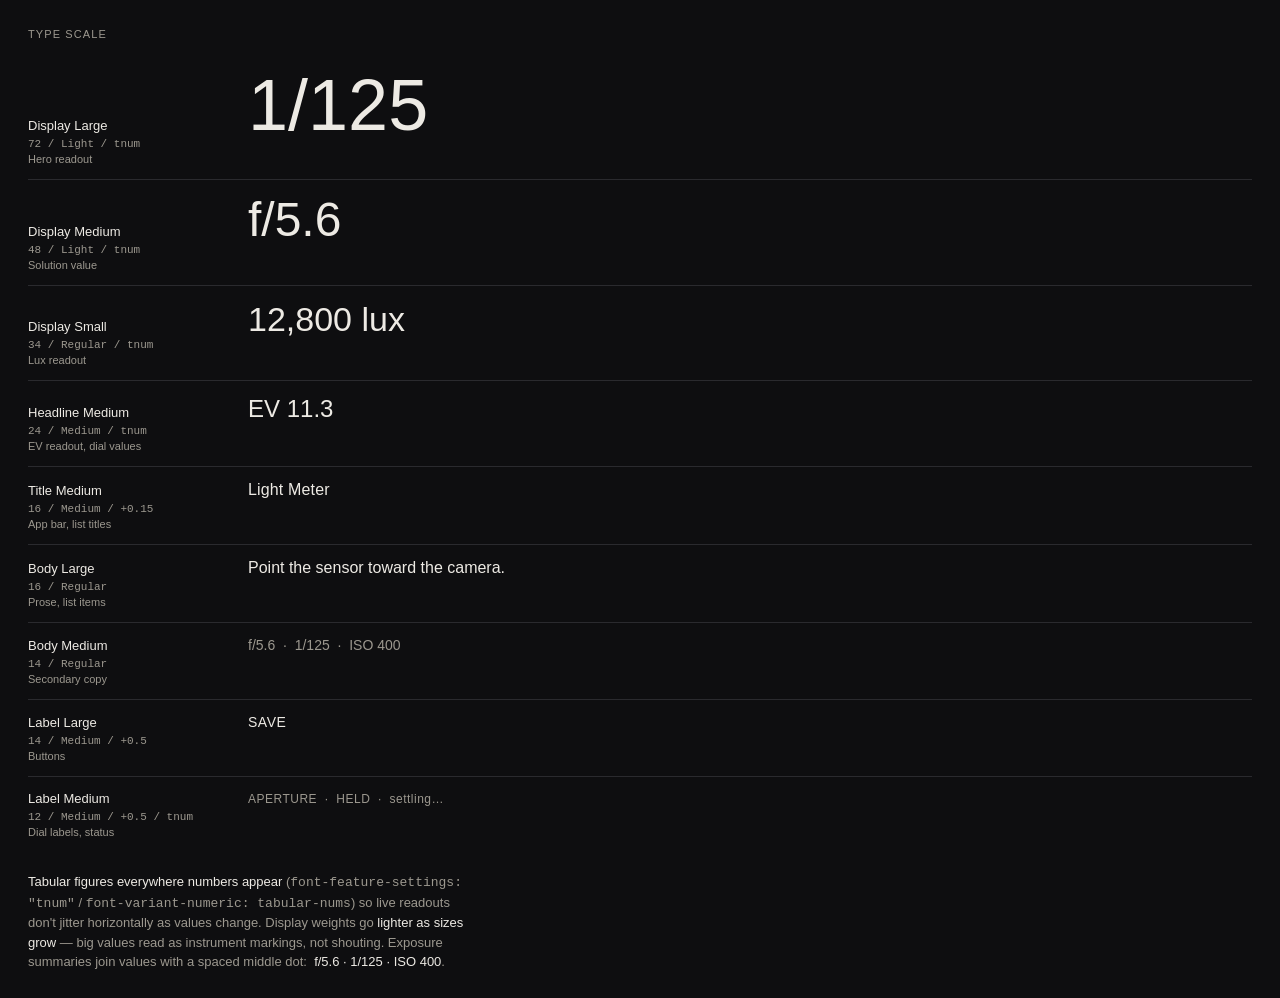
<file: design-system/foundations/typography.html>
<!-- @dsCard group="Foundations" name="Typography" subtitle="Roboto · tabular figures on all numerics" width="760" height="760" -->
<!DOCTYPE html>
<html lang="en">
<head>
<meta charset="utf-8">
<title>Light Meter · Typography</title>
<style>
:root{
--bg:#0E0E10;--surface-1:#17171A;--surface-2:#202024;
--amber:#FFB74D;--text:#EDEAE4;--text-dim:#9C988F;--outline-variant:#2A2A2E;
}
*{box-sizing:border-box;margin:0;padding:0}
body{background:var(--bg);color:var(--text);font-family:Roboto,"Helvetica Neue",Arial,system-ui,sans-serif;font-variant-numeric:tabular-nums;padding:28px;-webkit-font-smoothing:antialiased}
.ds-h{font-size:11px;font-weight:500;letter-spacing:.1em;text-transform:uppercase;color:var(--text-dim);margin:0 0 14px}
.row{display:flex;align-items:baseline;gap:20px;padding:14px 0;border-bottom:1px solid var(--outline-variant)}
.row:last-of-type{border-bottom:none}
.spec{width:200px;flex:none}
.spec b{display:block;font-size:13px;font-weight:500}
.spec code{font-size:11px;color:var(--text-dim);font-family:ui-monospace,Menlo,Consolas,monospace}
.spec small{display:block;font-size:11px;color:var(--text-dim);margin-top:2px}
.sample{white-space:nowrap;overflow:hidden;text-overflow:ellipsis}
.note{font-size:13px;color:var(--text-dim);line-height:1.5;max-width:62ch;margin-top:20px}
.note b{color:var(--text);font-weight:500}
</style>
</head>
<body>

<h1 class="ds-h">Type scale</h1>

<div class="row"><div class="spec"><b>Display Large</b><code>72 / Light / tnum</code><small>Hero readout</small></div>
  <div class="sample" style="font-size:72px;font-weight:300;line-height:1.05">1/125</div></div>

<div class="row"><div class="spec"><b>Display Medium</b><code>48 / Light / tnum</code><small>Solution value</small></div>
  <div class="sample" style="font-size:48px;font-weight:300;line-height:1.1">f/5.6</div></div>

<div class="row"><div class="spec"><b>Display Small</b><code>34 / Regular / tnum</code><small>Lux readout</small></div>
  <div class="sample" style="font-size:34px;line-height:1.15">12,800 lux</div></div>

<div class="row"><div class="spec"><b>Headline Medium</b><code>24 / Medium / tnum</code><small>EV readout, dial values</small></div>
  <div class="sample" style="font-size:24px;font-weight:500">EV 11.3</div></div>

<div class="row"><div class="spec"><b>Title Medium</b><code>16 / Medium / +0.15</code><small>App bar, list titles</small></div>
  <div class="sample" style="font-size:16px;font-weight:500;letter-spacing:.15px">Light Meter</div></div>

<div class="row"><div class="spec"><b>Body Large</b><code>16 / Regular</code><small>Prose, list items</small></div>
  <div class="sample" style="font-size:16px">Point the sensor toward the camera.</div></div>

<div class="row"><div class="spec"><b>Body Medium</b><code>14 / Regular</code><small>Secondary copy</small></div>
  <div class="sample" style="font-size:14px;color:var(--text-dim)">f/5.6&nbsp; ·&nbsp; 1/125&nbsp; ·&nbsp; ISO 400</div></div>

<div class="row"><div class="spec"><b>Label Large</b><code>14 / Medium / +0.5</code><small>Buttons</small></div>
  <div class="sample" style="font-size:14px;font-weight:500;letter-spacing:.5px">SAVE</div></div>

<div class="row"><div class="spec"><b>Label Medium</b><code>12 / Medium / +0.5 / tnum</code><small>Dial labels, status</small></div>
  <div class="sample" style="font-size:12px;font-weight:500;letter-spacing:.5px;color:var(--text-dim)">APERTURE&nbsp;&nbsp;·&nbsp;&nbsp;HELD&nbsp;&nbsp;·&nbsp;&nbsp;settling…</div></div>

<p class="note"><b>Tabular figures everywhere numbers appear</b> (<code>font-feature-settings: "tnum"</code> / <code>font-variant-numeric: tabular-nums</code>) so live readouts don't jitter horizontally as values change. Display weights go <b>lighter as sizes grow</b> — big values read as instrument markings, not shouting. Exposure summaries join values with a spaced middle dot:&nbsp; <span style="color:var(--text)">f/5.6&nbsp;·&nbsp;1/125&nbsp;·&nbsp;ISO 400</span>.</p>

</body>
</html>
</file>
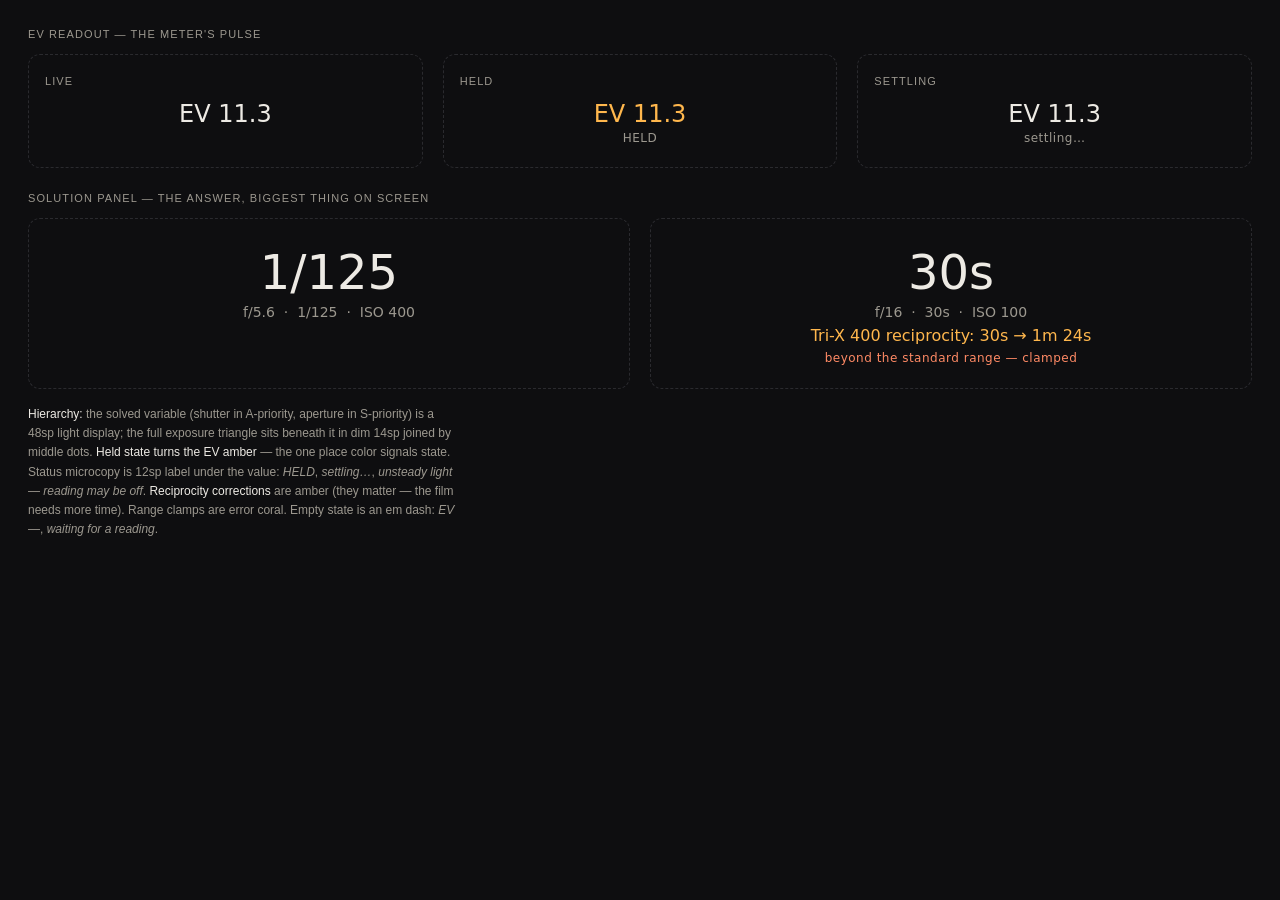
<file: design-system/patterns/readouts.html>
<!-- @dsCard group="Patterns" name="Readouts" subtitle="EV readout · solution panel · status microcopy" width="720" height="640" -->
<!DOCTYPE html>
<html lang="en">
<head>
<meta charset="utf-8">
<title>Light Meter · Readouts</title>
<style>
:root{
--bg:#0E0E10;--surface-1:#17171A;
--amber:#FFB74D;--text:#EDEAE4;--text-dim:#9C988F;--outline-variant:#2A2A2E;--error:#FF8A65;
}
*{box-sizing:border-box;margin:0;padding:0}
body{background:var(--bg);color:var(--text);font-family:Roboto,"Helvetica Neue",Arial,system-ui,sans-serif;font-variant-numeric:tabular-nums;padding:28px;-webkit-font-smoothing:antialiased}
.ds-h{font-size:11px;font-weight:500;letter-spacing:.1em;text-transform:uppercase;color:var(--text-dim);margin:0 0 14px}
.cols{display:flex;gap:20px;flex-wrap:wrap}
.panel{flex:1;min-width:300px;border:1px dashed var(--outline-variant);border-radius:12px;padding:20px 16px;text-align:center}
.panel-title{font-size:11px;font-weight:500;letter-spacing:.1em;text-transform:uppercase;color:var(--text-dim);margin-bottom:12px;text-align:left}
.ev{font:500 24px/1.25 Roboto,system-ui,sans-serif}
.ev.held{color:var(--amber)}
.status{font:500 12px/1.5 Roboto,system-ui,sans-serif;letter-spacing:.5px;color:var(--text-dim)}
.big{font:300 48px/1.15 Roboto,system-ui,sans-serif;margin:6px 0 2px}
.summary{font:400 14px/1.5 Roboto,system-ui,sans-serif;color:var(--text-dim)}
.recip{font:500 16px/1.6 Roboto,system-ui,sans-serif;color:var(--amber)}
.err{font:500 12px/1.6 Roboto,system-ui,sans-serif;letter-spacing:.5px;color:var(--error)}
.cap{font-size:12px;color:var(--text-dim);margin-top:16px;line-height:1.6;max-width:64ch}
.cap b{color:var(--text);font-weight:500}
</style>
</head>
<body>

<h1 class="ds-h">EV readout — the meter's pulse</h1>
<div class="cols">
  <div class="panel">
    <div class="panel-title">Live</div>
    <div class="ev">EV 11.3</div>
  </div>
  <div class="panel">
    <div class="panel-title">Held</div>
    <div class="ev held">EV 11.3</div>
    <div class="status">HELD</div>
  </div>
  <div class="panel">
    <div class="panel-title">Settling</div>
    <div class="ev">EV 11.3</div>
    <div class="status">settling…</div>
  </div>
</div>

<h1 class="ds-h" style="margin-top:24px">Solution panel — the answer, biggest thing on screen</h1>
<div class="cols">
  <div class="panel">
    <div class="big">1/125</div>
    <div class="summary">f/5.6&nbsp; ·&nbsp; 1/125&nbsp; ·&nbsp; ISO 400</div>
  </div>
  <div class="panel">
    <div class="big">30s</div>
    <div class="summary">f/16&nbsp; ·&nbsp; 30s&nbsp; ·&nbsp; ISO 100</div>
    <div class="recip">Tri-X 400 reciprocity: 30s → 1m 24s</div>
    <div class="err">beyond the standard range — clamped</div>
  </div>
</div>

<p class="cap">
<b>Hierarchy:</b> the solved variable (shutter in A-priority, aperture in S-priority) is a 48sp light display; the full exposure triangle sits beneath it in dim 14sp joined by middle dots.
<b>Held state turns the EV amber</b> — the one place color signals state. Status microcopy is 12sp label under the value: <i>HELD</i>, <i>settling…</i>, <i>unsteady light — reading may be off</i>.
<b>Reciprocity corrections</b> are amber (they matter — the film needs more time). Range clamps are error coral. Empty state is an em dash: <i>EV —</i>, <i>waiting for a reading</i>.
</p>

</body>
</html>
</file>
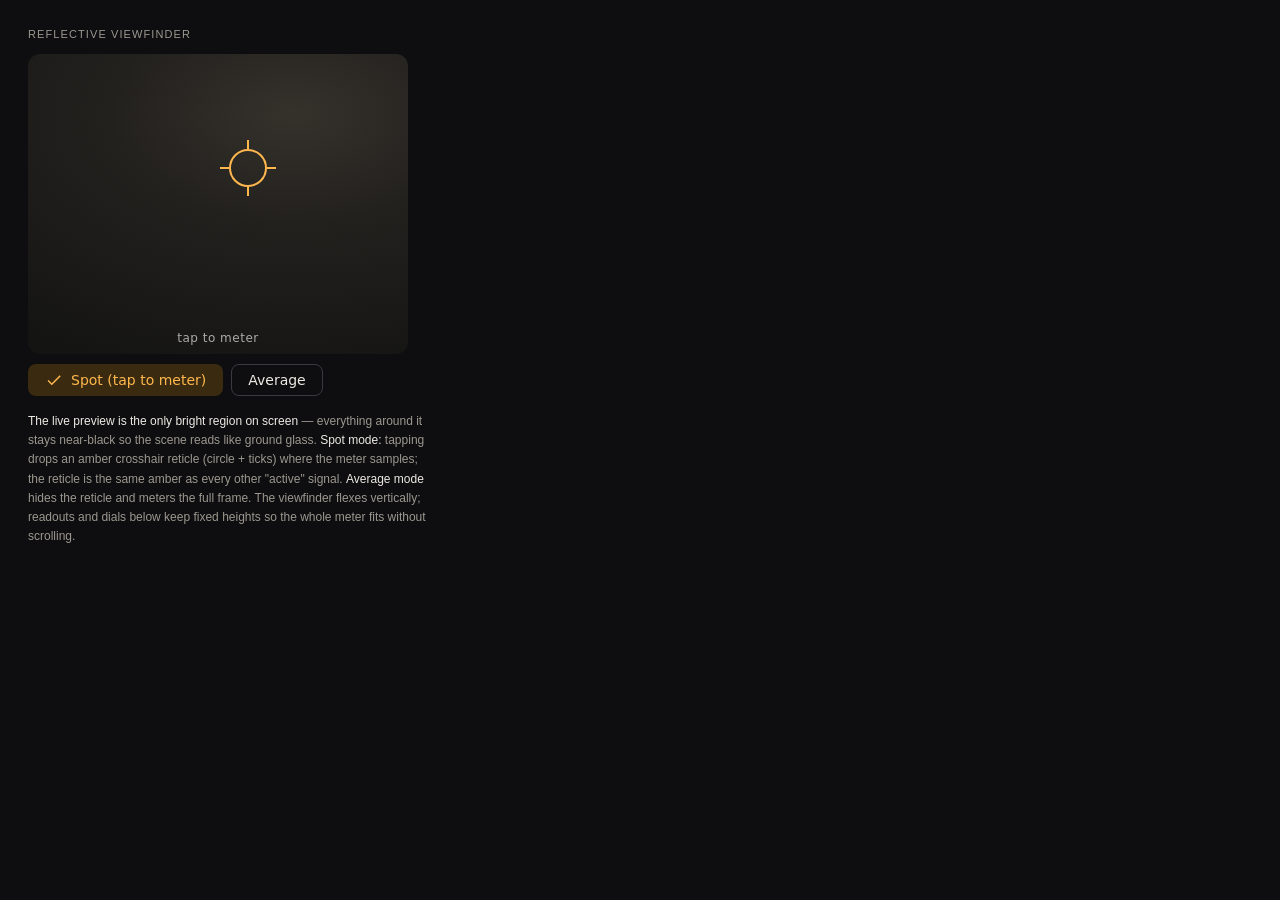
<file: design-system/patterns/viewfinder.html>
<!-- @dsCard group="Patterns" name="Viewfinder" subtitle="Camera preview · spot reticle · metering chips" width="720" height="560" -->
<!DOCTYPE html>
<html lang="en">
<head>
<meta charset="utf-8">
<title>Light Meter · Viewfinder</title>
<style>
:root{
--bg:#0E0E10;--surface-1:#17171A;
--amber:#FFB74D;--amber-container:#3A2B10;--text:#EDEAE4;--text-dim:#9C988F;--outline:#3A3A40;--outline-variant:#2A2A2E;
}
*{box-sizing:border-box;margin:0;padding:0}
body{background:var(--bg);color:var(--text);font-family:Roboto,"Helvetica Neue",Arial,system-ui,sans-serif;font-variant-numeric:tabular-nums;padding:28px;-webkit-font-smoothing:antialiased}
.ds-h{font-size:11px;font-weight:500;letter-spacing:.1em;text-transform:uppercase;color:var(--text-dim);margin:0 0 14px}
.phone{max-width:380px}
.vf{position:relative;height:300px;border-radius:12px;overflow:hidden;background:
  radial-gradient(120% 90% at 70% 20%, #35322c 0%, #23211e 40%, #141412 100%)}
.vf .reticle{position:absolute;left:58%;top:38%;width:56px;height:56px;transform:translate(-50%,-50%)}
.vf .reticle circle{fill:none;stroke:var(--amber);stroke-width:2}
.vf .reticle line{stroke:var(--amber);stroke-width:2}
.vf .hint{position:absolute;left:0;right:0;bottom:10px;text-align:center;font:500 12px/1 Roboto,system-ui,sans-serif;letter-spacing:.5px;color:rgba(237,234,228,.7)}
.chips{display:flex;gap:8px;margin-top:10px}
.chip{height:32px;padding:0 16px;border-radius:8px;display:inline-flex;align-items:center;gap:8px;font:500 14px/1 Roboto,system-ui,sans-serif;border:1px solid var(--outline);color:var(--text)}
.chip.selected{background:var(--amber-container);border-color:transparent;color:var(--amber)}
.chip svg{width:18px;height:18px;fill:var(--amber)}
.cap{font-size:12px;color:var(--text-dim);margin-top:16px;line-height:1.6;max-width:60ch}
.cap b{color:var(--text);font-weight:500}
</style>
</head>
<body>

<h1 class="ds-h">Reflective viewfinder</h1>

<div class="phone">
  <div class="vf">
    <svg class="reticle" viewBox="0 0 56 56">
      <circle cx="28" cy="28" r="18"/>
      <line x1="28" y1="0" x2="28" y2="10"/><line x1="28" y1="46" x2="28" y2="56"/>
      <line x1="0" y1="28" x2="10" y2="28"/><line x1="46" y1="28" x2="56" y2="28"/>
    </svg>
    <div class="hint">tap to meter</div>
  </div>
  <div class="chips">
    <span class="chip selected"><svg viewBox="0 0 24 24"><path d="M9 16.17 4.83 12l-1.42 1.41L9 19 21 7l-1.41-1.41z"/></svg>Spot (tap to meter)</span>
    <span class="chip">Average</span>
  </div>
</div>

<p class="cap">
<b>The live preview is the only bright region on screen</b> — everything around it stays near-black so the scene reads like ground glass.
<b>Spot mode:</b> tapping drops an amber crosshair reticle (circle + ticks) where the meter samples; the reticle is the same amber as every other "active" signal.
<b>Average mode</b> hides the reticle and meters the full frame. The viewfinder flexes vertically; readouts and dials below keep fixed heights so the whole meter fits without scrolling.
</p>

</body>
</html>
</file>
